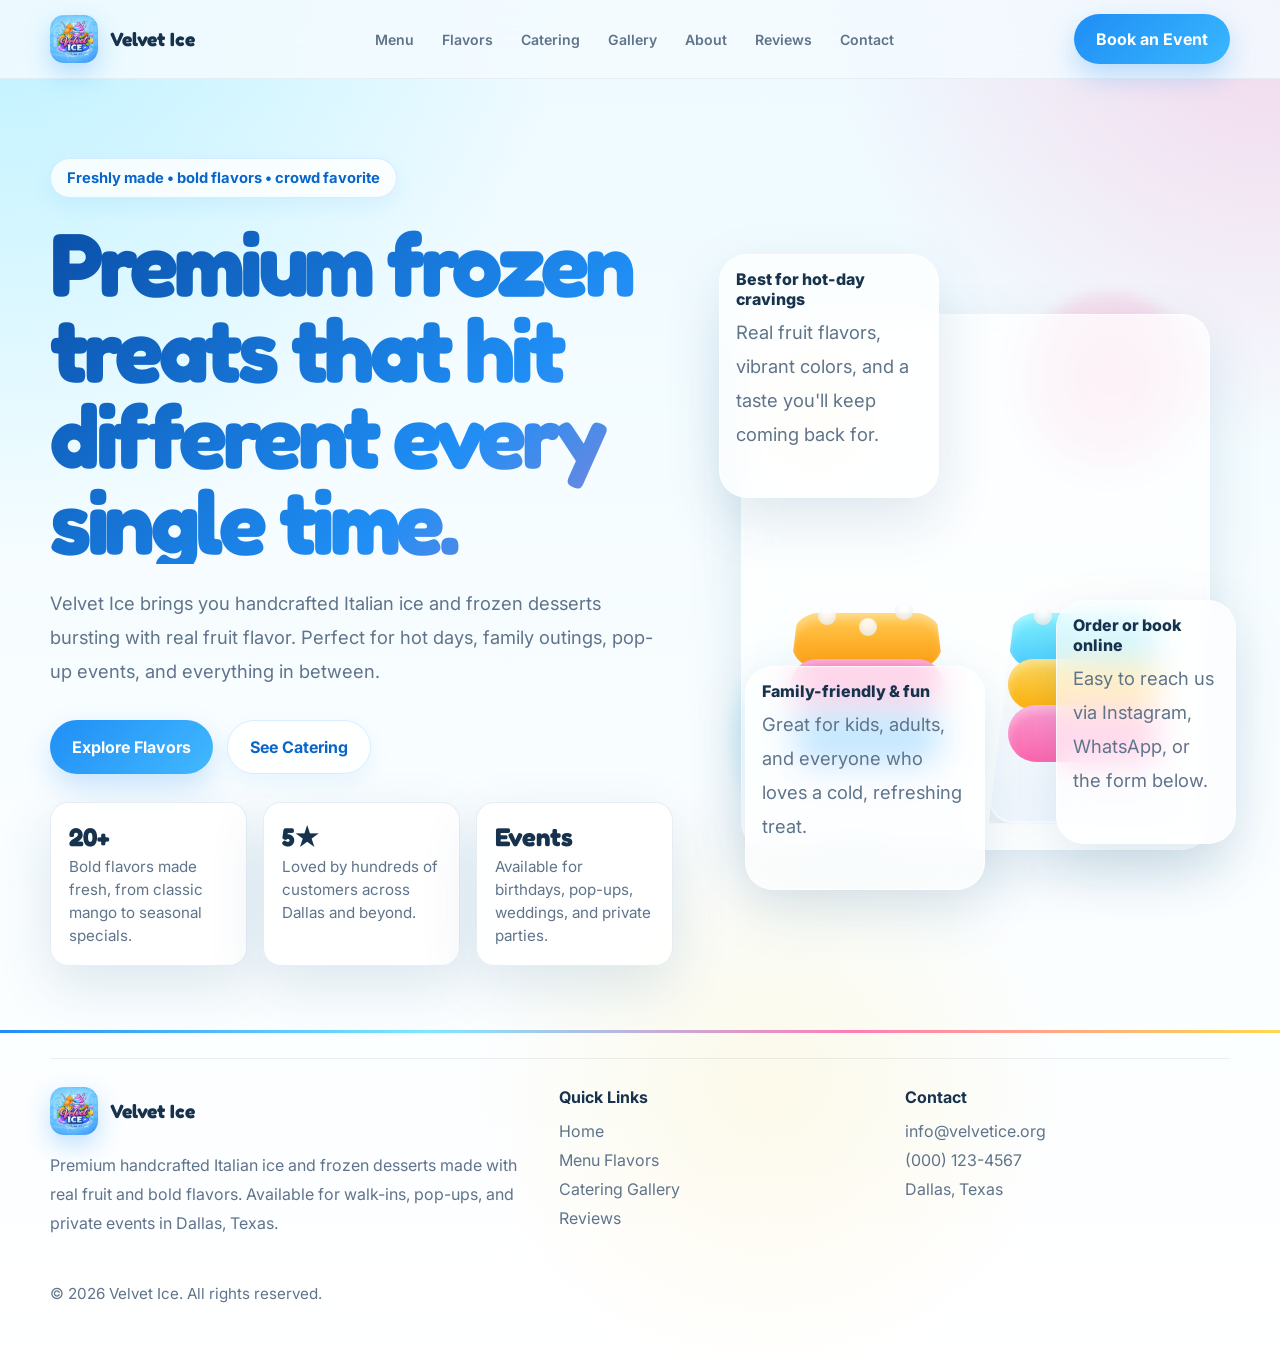
<file: index.html>
<!DOCTYPE html>
<html lang="en">
<head>
  <meta charset="UTF-8" />
  <meta name="viewport" content="width=device-width, initial-scale=1.0" />
  <title>Velvet Ice — Premium Frozen Treats</title>
  <link rel="preconnect" href="https://fonts.googleapis.com">
  <link rel="preconnect" href="https://fonts.gstatic.com" crossorigin>
  <link href="https://fonts.googleapis.com/css2?family=Fredoka:wght@400;500;600;700&family=Inter:wght@400;500;600;700&display=swap" rel="stylesheet">
  <link rel="stylesheet" href="shared.css">
  <style>
    .hero { position: relative; padding: 80px 0 64px; }
    .hero-grid { display: grid; grid-template-columns: 1.1fr 0.9fr; gap: 48px; align-items: center; }
    .hero h1 {
      font-family: 'Fredoka', sans-serif;
      font-size: clamp(3.2rem, 7vw, 6rem);
      line-height: 0.96; letter-spacing: -0.05em; margin: 22px 0; max-width: 760px;
      background: linear-gradient(135deg, #0a4fa8 0%, #1f8ef5 40%, #ff7eb6 75%, #ffd84d 100%);
      background-size: 200% auto;
      -webkit-background-clip: text; -webkit-text-fill-color: transparent; background-clip: text;
      animation: shimmer 5s linear infinite;
    }
    .hero p { max-width: 620px; color: var(--muted); font-size: 1.15rem; line-height: 1.85; margin-bottom: 32px; }
    .hero-buttons { display: flex; flex-wrap: wrap; gap: 14px; }
    .hero-buttons a { min-height: 54px; padding: 0 22px; border-radius: 999px; font-weight: 700; border: 0; display: inline-flex; align-items: center; justify-content: center; cursor: pointer; transition: transform 0.2s ease, box-shadow 0.2s ease; }
    .hero-buttons a:hover { transform: translateY(-2px); box-shadow: 0 14px 32px rgba(31, 142, 245, 0.22); }

    .hero-stats { display: grid; grid-template-columns: repeat(3, minmax(0, 1fr)); gap: 16px; margin-top: 28px; max-width: 660px; }
    .stat-card { padding: 18px; background: var(--card); border: 1px solid var(--border); border-radius: var(--radius-md); box-shadow: var(--shadow); backdrop-filter: blur(12px); transition: transform 0.25s ease, box-shadow 0.25s ease; }
    .stat-card:hover { transform: translateY(-4px); box-shadow: var(--shadow-hover); }
    .stat-card h3 { margin: 0 0 4px; font-family: 'Fredoka', sans-serif; font-size: 1.6rem; }
    .stat-card p { margin: 0; color: var(--muted); font-size: 0.95rem; line-height: 1.5; }

    .hero-visual { position: relative; min-height: 640px; }
    .orb { position: absolute; border-radius: 50%; filter: blur(6px); opacity: 0.65; }
    .orb.one { width: 180px; height: 180px; background: radial-gradient(circle, rgba(255,126,182,0.55), rgba(255,126,182,0.1)); top: 8%; right: 6%; animation: float 6s ease-in-out infinite; }
    .orb.two { width: 240px; height: 240px; background: radial-gradient(circle, rgba(126,231,255,0.6), rgba(126,231,255,0.1)); bottom: 4%; left: 2%; animation: float 8s ease-in-out infinite 1s; }
    .orb.three { width: 130px; height: 130px; background: radial-gradient(circle, rgba(255,216,77,0.55), rgba(255,216,77,0.1)); top: 16%; left: 6%; animation: float 7s ease-in-out infinite 0.5s; }

    .glass-card { position: absolute; background: rgba(255,255,255,0.7); border: 1px solid rgba(255,255,255,0.7); box-shadow: var(--shadow); backdrop-filter: blur(16px); border-radius: var(--radius-xl); }
    .hero-main-card { inset: 72px 20px 32px 20px; padding: 26px; overflow: hidden; }
    .cup-grid { height: 100%; display: grid; grid-template-columns: repeat(2, 1fr); gap: 18px; align-items: end; }
    .cup { position: relative; height: 100%; display: flex; align-items: end; justify-content: center; }
    .cup-shape { position: relative; width: min(100%, 190px); aspect-ratio: 0.74 / 1; background: linear-gradient(180deg, rgba(255,255,255,0.9), rgba(241, 248, 255, 0.95)); clip-path: polygon(16% 4%, 84% 4%, 100% 100%, 0% 100%); border-radius: 24px; box-shadow: inset 0 0 0 2px rgba(255,255,255,0.8), 0 16px 40px rgba(20, 79, 127, 0.14); overflow: hidden; }
    .ice-layer { position: absolute; left: 10%; width: 80%; border-radius: 999px; filter: saturate(110%); box-shadow: inset 0 6px 10px rgba(255,255,255,0.35); }
    .ice-layer.one { top: 18%; height: 22%; background: linear-gradient(180deg, #ffcb5f, #ff9f1a); }
    .ice-layer.two { top: 36%; height: 20%; background: linear-gradient(180deg, #ff8bc1, #ff5da2); }
    .ice-layer.three { top: 54%; height: 22%; background: linear-gradient(180deg, #74d6ff, #1f8ef5); }
    .cup-alt .ice-layer.one { background: linear-gradient(180deg, #8cf1ff, #52c9ff); }
    .cup-alt .ice-layer.two { background: linear-gradient(180deg, #ffd967, #ffb21a); }
    .cup-alt .ice-layer.three { background: linear-gradient(180deg, #ff9fd0, #ff6aac); }
    .topping { position: absolute; width: 18px; height: 18px; border-radius: 50%; background: rgba(255,255,255,0.88); box-shadow: inset 0 -4px 6px rgba(0,0,0,0.08); }
    .t1 { top: 16%; left: 24%; } .t2 { top: 20%; left: 46%; } .t3 { top: 14%; right: 26%; }

    .floating-pill, .floating-review, .floating-mini { padding: 14px 16px; }
    .floating-pill { top: 12px; left: -2px; width: 220px; }
    .floating-mini { right: -6px; bottom: 38px; width: 180px; }
    .floating-review { left: 24px; bottom: -8px; width: 240px; }
    .floating-title { display: block; font-weight: 800; margin-bottom: 6px; }
    .floating-text { margin: 0; color: var(--muted); font-size: 0.92rem; line-height: 1.55; }

    @media (max-width: 1080px) { .hero-grid { grid-template-columns: 1fr; } .hero-visual { min-height: 520px; } }
    @media (max-width: 760px) {
      .hero { padding-top: 34px; }
      .hero h1 { font-size: clamp(2.3rem, 11vw, 3.7rem); }
      .hero-stats { grid-template-columns: 1fr; }
      .hero-visual { min-height: 460px; display: grid; gap: 14px; }
      .hero-main-card { inset: 58px 8px 18px 8px; padding: 18px; }
      .floating-pill, .floating-review, .floating-mini { position: static; width: 100%; margin-top: 14px; }
      .cup-grid { gap: 12px; }
    }
  </style>
</head>
<body>
  <header class="topbar">
    <div class="container nav">
      <a href="index.html" class="brand">
        <img src="logo.jpg" alt="Velvet Ice" class="brand-logo" />
        <span>Velvet Ice</span>
      </a>
      <button class="menu-toggle" id="menuToggle" aria-label="Toggle navigation">☰</button>
            <nav class="nav-links" id="navLinks">
        <a href="menu.html">Menu</a>
        <a href="flavors.html">Flavors</a>
        <a href="catering.html">Catering</a>
        <a href="gallery.html">Gallery</a>
        <a href="about.html">About</a>
        <a href="reviews.html">Reviews</a>
        <a href="contact.html">Contact</a>
      </nav>
      <a href="contact.html" class="nav-cta">Book an Event</a>
    </div>
  </header>

  <main>
    <section class="hero" id="home">
      <div class="container hero-grid">
        <div class="reveal">
          <span class="badge">Freshly made • bold flavors • crowd favorite</span>
          <h1>Premium frozen treats that hit different every single time.</h1>
          <p>Velvet Ice brings you handcrafted Italian ice and frozen desserts bursting with real fruit flavor. Perfect for hot days, family outings, pop-up events, and everything in between.</p>
          <div class="hero-buttons">
            <a href="menu.html" class="primary">Explore Flavors</a>
            <a href="catering.html" class="secondary">See Catering</a>
          </div>
          <div class="hero-stats">
            <div class="stat-card"><h3>20+</h3><p>Bold flavors made fresh, from classic mango to seasonal specials.</p></div>
            <div class="stat-card"><h3>5★</h3><p>Loved by hundreds of customers across Dallas and beyond.</p></div>
            <div class="stat-card"><h3>Events</h3><p>Available for birthdays, pop-ups, weddings, and private parties.</p></div>
          </div>
        </div>

        <div class="hero-visual reveal">
          <div class="orb one"></div>
          <div class="orb two"></div>
          <div class="orb three"></div>
          <div class="glass-card hero-main-card">
            <div class="cup-grid">
              <div class="cup">
                <div class="cup-shape">
                  <div class="ice-layer one"></div><div class="ice-layer two"></div><div class="ice-layer three"></div>
                  <span class="topping t1"></span><span class="topping t2"></span><span class="topping t3"></span>
                </div>
              </div>
              <div class="cup cup-alt">
                <div class="cup-shape">
                  <div class="ice-layer one"></div><div class="ice-layer two"></div><div class="ice-layer three"></div>
                  <span class="topping t1"></span><span class="topping t2"></span><span class="topping t3"></span>
                </div>
              </div>
            </div>
          </div>
          <div class="glass-card floating-pill">
            <span class="floating-title">Best for hot-day cravings</span>
            <p class="floating-text">Real fruit flavors, vibrant colors, and a taste you'll keep coming back for.</p>
          </div>
          <div class="glass-card floating-mini">
            <span class="floating-title">Order or book online</span>
            <p class="floating-text">Easy to reach us via Instagram, WhatsApp, or the form below.</p>
          </div>
          <div class="glass-card floating-review">
            <span class="floating-title">Family-friendly &amp; fun</span>
            <p class="floating-text">Great for kids, adults, and everyone who loves a cold, refreshing treat.</p>
          </div>
        </div>
      </div>
    </section>
  </main>

  <footer class="footer">
    <div class="container">
      <div class="footer-grid">
        <div>
          <div class="brand" style="margin-bottom:12px;">
            <img src="logo.jpg" alt="Velvet Ice" class="brand-logo" />
            <span>Velvet Ice</span>
          </div>
          <p>Premium handcrafted Italian ice and frozen desserts made with real fruit and bold flavors. Available for walk-ins, pop-ups, and private events in Dallas, Texas.</p>
        </div>
        <div>
          <h4>Quick Links</h4>
          <ul>
            <li><a href="index.html">Home</a></li>
            <li><a href="menu.html">Menu</a>
        <a href="flavors.html">Flavors</a></li>
            <li><a href="catering.html">Catering</a>
        <a href="gallery.html">Gallery</a></li>
            <li><a href="reviews.html">Reviews</a></li>
          </ul>
        </div>
        <div>
          <h4>Contact</h4>
          <ul>
            <li><a href="mailto:info@velvetice.org">info@velvetice.org</a></li>
            <li><a href="tel:+10001234567">(000) 123-4567</a></li>
            <li>Dallas, Texas</li>
          </ul>
        </div>
      </div>
      <p class="footer-note">© 2026 Velvet Ice. All rights reserved.</p>
    </div>
  </footer>

  <script>
    const menuToggle = document.getElementById('menuToggle');
    const navLinks = document.getElementById('navLinks');
    menuToggle.addEventListener('click', () => navLinks.classList.toggle('open'));

    const revealItems = document.querySelectorAll('.reveal');
    const observer = new IntersectionObserver((entries) => {
      entries.forEach(e => { if (e.isIntersecting) { e.target.classList.add('visible'); observer.unobserve(e.target); } });
    }, { threshold: 0.1 });
    revealItems.forEach(item => observer.observe(item));
  </script>
</body>
</html>
</file>
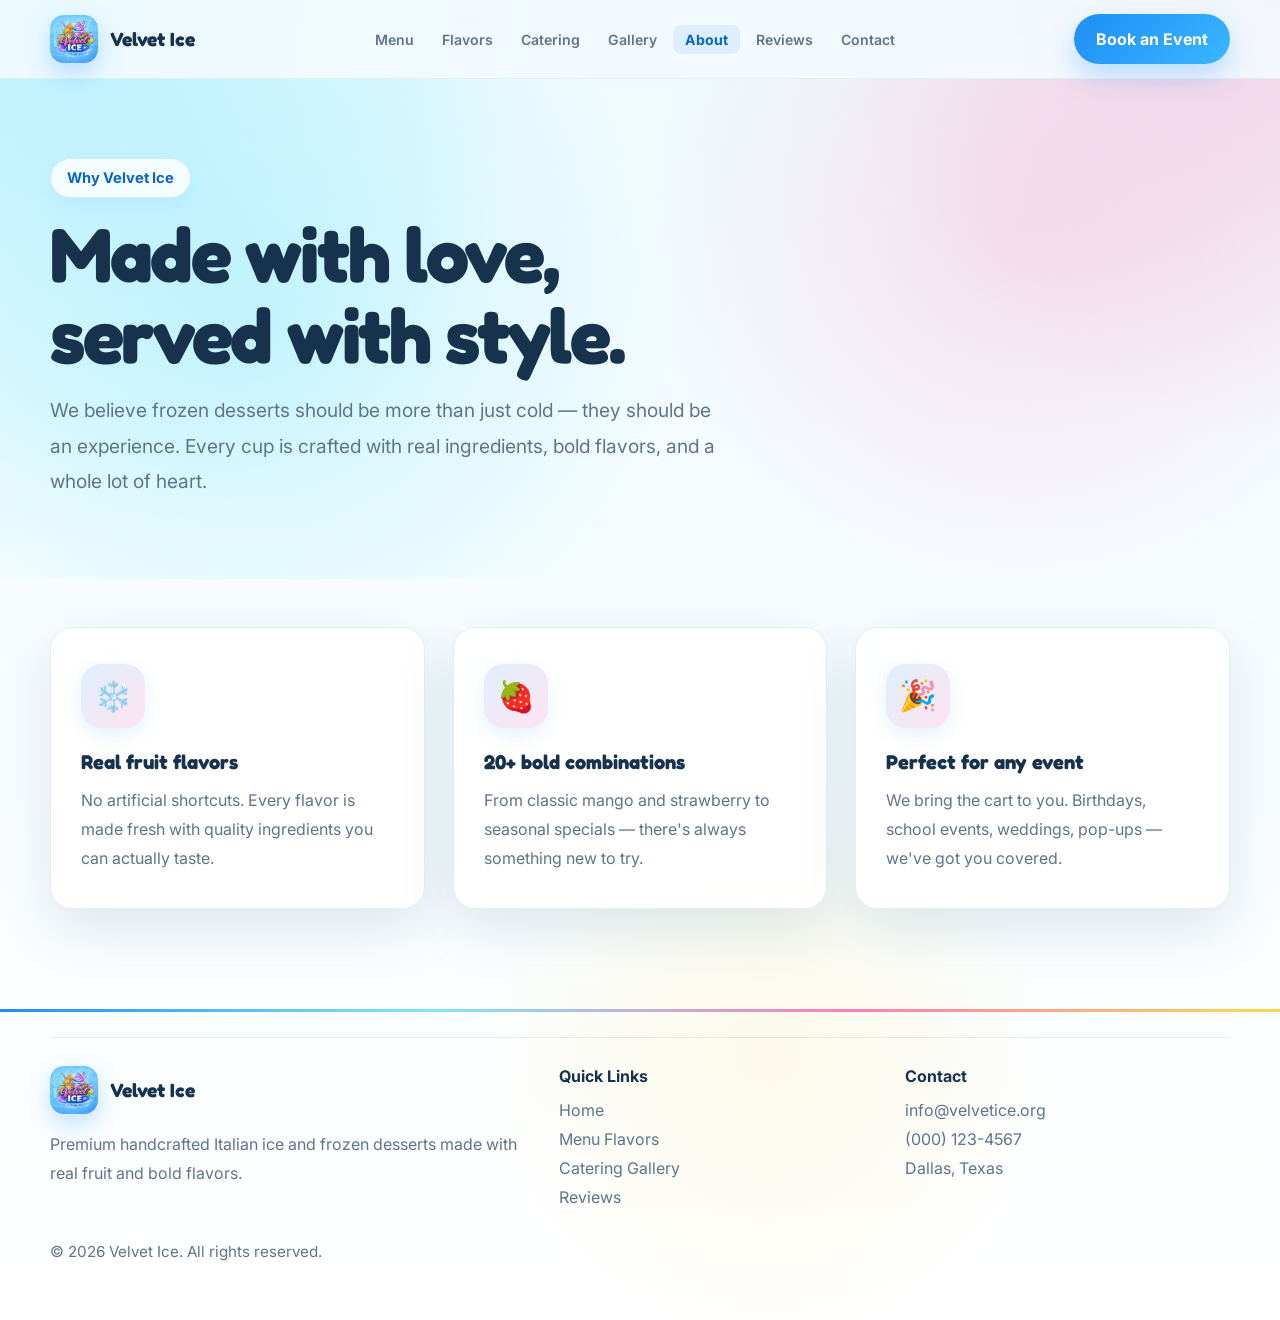
<file: about.html>
<!DOCTYPE html>
<html lang="en">
<head>
  <meta charset="UTF-8" />
  <meta name="viewport" content="width=device-width, initial-scale=1.0" />
  <title>About — Velvet Ice</title>
  <link rel="preconnect" href="https://fonts.googleapis.com">
  <link rel="preconnect" href="https://fonts.gstatic.com" crossorigin>
  <link href="https://fonts.googleapis.com/css2?family=Fredoka:wght@400;500;600;700&family=Inter:wght@400;500;600;700&display=swap" rel="stylesheet">
  <link rel="stylesheet" href="shared.css">
</head>
<body>
  <header class="topbar">
    <div class="container nav">
      <a href="index.html" class="brand">
        <img src="logo.jpg" alt="Velvet Ice" class="brand-logo" />
        <span>Velvet Ice</span>
      </a>
      <button class="menu-toggle" id="menuToggle" aria-label="Toggle navigation">☰</button>
            <nav class="nav-links" id="navLinks">
        <a href="menu.html">Menu</a>
        <a href="flavors.html">Flavors</a>
        <a href="catering.html">Catering</a>
        <a href="gallery.html">Gallery</a>
        <a href="about.html" class="active">About</a>
        <a href="reviews.html">Reviews</a>
        <a href="contact.html">Contact</a>
      </nav>
      <a href="contact.html" class="nav-cta">Book an Event</a>
    </div>
  </header>

  <main>
    <section class="page-hero">
      <div class="container page-hero-inner">
        <span class="badge reveal">Why Velvet Ice</span>
        <h1 class="section-title reveal">Made with love,<br>served with style.</h1>
        <p class="section-copy reveal">We believe frozen desserts should be more than just cold — they should be an experience. Every cup is crafted with real ingredients, bold flavors, and a whole lot of heart.</p>
      </div>
    </section>

    <section class="section" style="padding-top:0;">
      <div class="container">
        <div class="features-grid">
          <article class="feature-card reveal">
            <div class="feature-icon">❄️</div>
            <h3>Real fruit flavors</h3>
            <p>No artificial shortcuts. Every flavor is made fresh with quality ingredients you can actually taste.</p>
          </article>
          <article class="feature-card reveal">
            <div class="feature-icon">🍓</div>
            <h3>20+ bold combinations</h3>
            <p>From classic mango and strawberry to seasonal specials — there's always something new to try.</p>
          </article>
          <article class="feature-card reveal">
            <div class="feature-icon">🎉</div>
            <h3>Perfect for any event</h3>
            <p>We bring the cart to you. Birthdays, school events, weddings, pop-ups — we've got you covered.</p>
          </article>
        </div>
      </div>
    </section>
  </main>

  <footer class="footer">
    <div class="container">
      <div class="footer-grid">
        <div>
          <div class="brand" style="margin-bottom:12px;">
            <img src="logo.jpg" alt="Velvet Ice" class="brand-logo" />
            <span>Velvet Ice</span>
          </div>
          <p>Premium handcrafted Italian ice and frozen desserts made with real fruit and bold flavors.</p>
        </div>
        <div>
          <h4>Quick Links</h4>
          <ul>
            <li><a href="index.html">Home</a></li>
            <li><a href="menu.html">Menu</a>
        <a href="flavors.html">Flavors</a></li>
            <li><a href="catering.html">Catering</a>
        <a href="gallery.html">Gallery</a></li>
            <li><a href="reviews.html">Reviews</a></li>
          </ul>
        </div>
        <div>
          <h4>Contact</h4>
          <ul>
            <li><a href="mailto:info@velvetice.org">info@velvetice.org</a></li>
            <li><a href="tel:+10001234567">(000) 123-4567</a></li>
            <li>Dallas, Texas</li>
          </ul>
        </div>
      </div>
      <p class="footer-note">© 2026 Velvet Ice. All rights reserved.</p>
    </div>
  </footer>

  <script>
    const menuToggle = document.getElementById('menuToggle');
    const navLinks = document.getElementById('navLinks');
    menuToggle.addEventListener('click', () => navLinks.classList.toggle('open'));
    const observer = new IntersectionObserver(entries => entries.forEach(e => { if (e.isIntersecting) { e.target.classList.add('visible'); observer.unobserve(e.target); } }), { threshold: 0.1 });
    document.querySelectorAll('.reveal').forEach(el => observer.observe(el));
  </script>
</body>
</html>
</file>
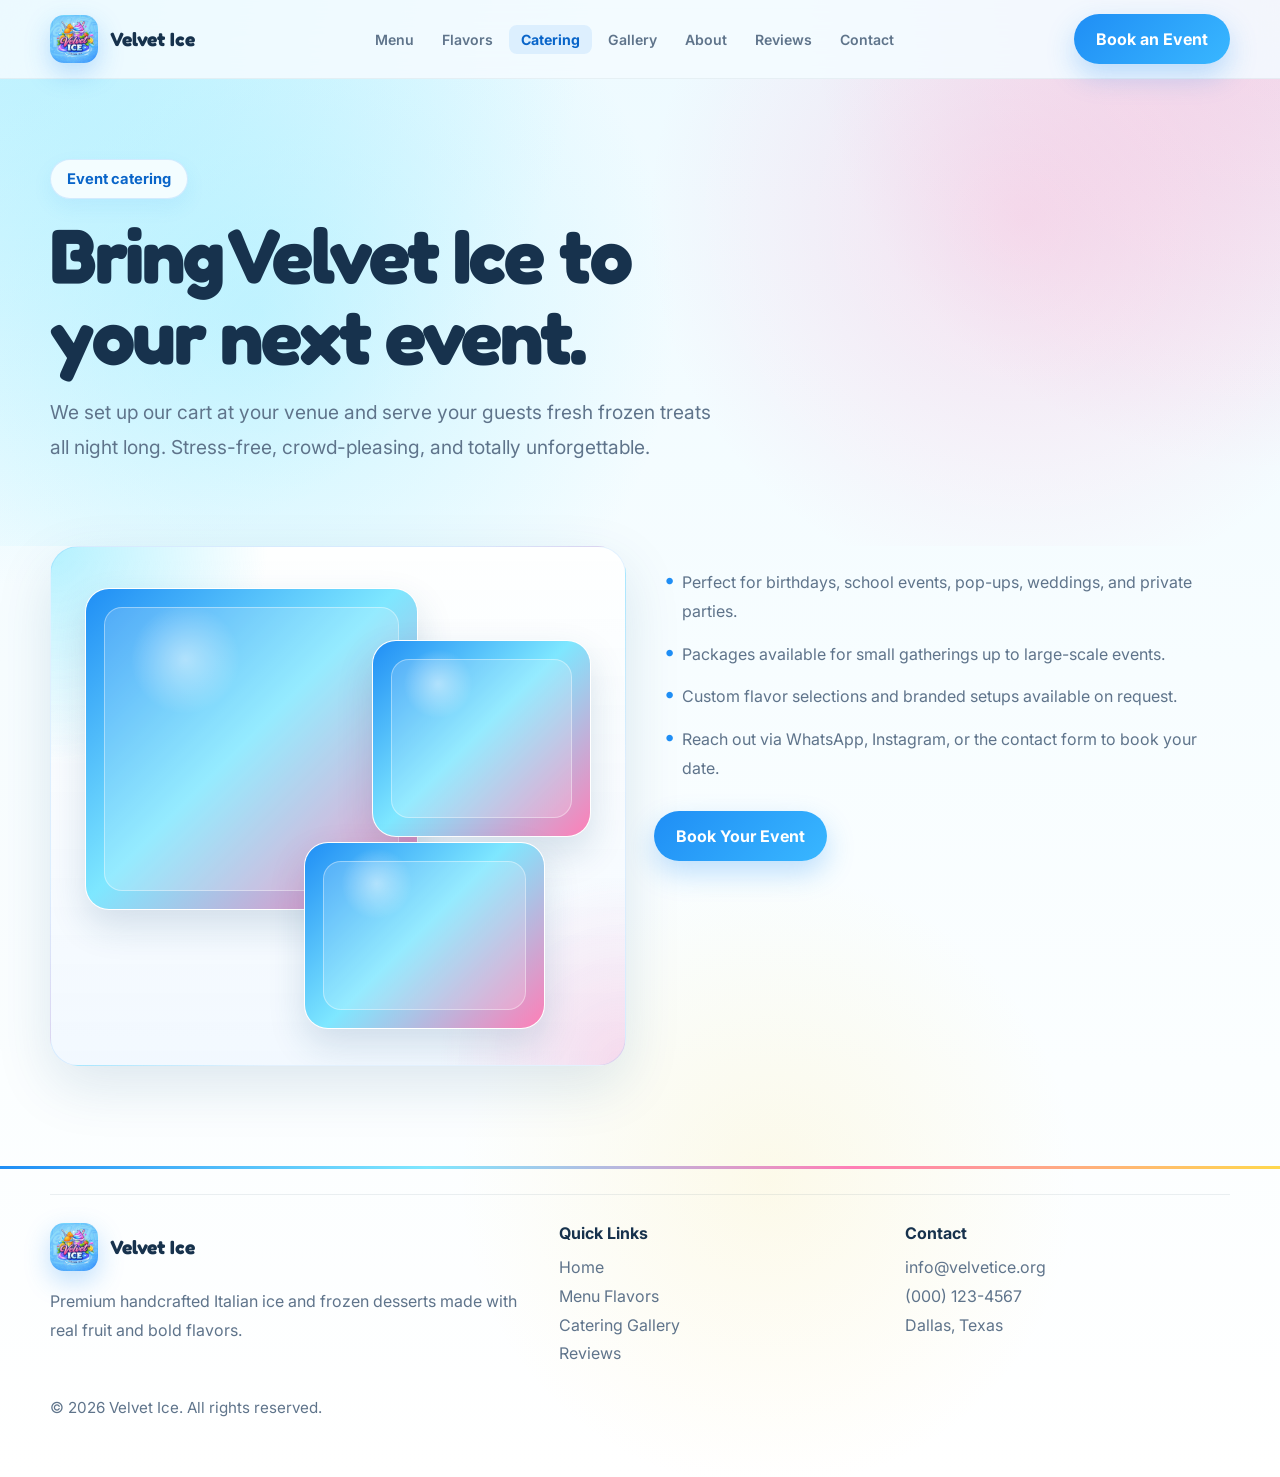
<file: catering.html>
<!DOCTYPE html>
<html lang="en">
<head>
  <meta charset="UTF-8" />
  <meta name="viewport" content="width=device-width, initial-scale=1.0" />
  <title>Catering — Velvet Ice</title>
  <link rel="preconnect" href="https://fonts.googleapis.com">
  <link rel="preconnect" href="https://fonts.gstatic.com" crossorigin>
  <link href="https://fonts.googleapis.com/css2?family=Fredoka:wght@400;500;600;700&family=Inter:wght@400;500;600;700&display=swap" rel="stylesheet">
  <link rel="stylesheet" href="shared.css">
</head>
<body>
  <header class="topbar">
    <div class="container nav">
      <a href="index.html" class="brand">
        <img src="logo.jpg" alt="Velvet Ice" class="brand-logo" />
        <span>Velvet Ice</span>
      </a>
      <button class="menu-toggle" id="menuToggle" aria-label="Toggle navigation">☰</button>
            <nav class="nav-links" id="navLinks">
        <a href="menu.html">Menu</a>
        <a href="flavors.html">Flavors</a>
        <a href="catering.html" class="active">Catering</a>
        <a href="gallery.html">Gallery</a>
        <a href="about.html">About</a>
        <a href="reviews.html">Reviews</a>
        <a href="contact.html">Contact</a>
      </nav>
      <a href="contact.html" class="nav-cta">Book an Event</a>
    </div>
  </header>

  <main>
    <section class="page-hero">
      <div class="container page-hero-inner">
        <span class="badge reveal">Event catering</span>
        <h1 class="section-title reveal">Bring Velvet Ice to<br>your next event.</h1>
        <p class="section-copy reveal">We set up our cart at your venue and serve your guests fresh frozen treats all night long. Stress-free, crowd-pleasing, and totally unforgettable.</p>
      </div>
    </section>

    <section class="section" style="padding-top:0;">
      <div class="container">
        <div class="split-grid" style="margin-top:0;">
          <div class="image-panel reveal">
            <div class="gallery-card one"><div class="gallery-fill"></div></div>
            <div class="gallery-card two"><div class="gallery-fill"></div></div>
            <div class="gallery-card three"><div class="gallery-fill"></div></div>
          </div>
          <div class="reveal">
            <ul class="list">
              <li>Perfect for birthdays, school events, pop-ups, weddings, and private parties.</li>
              <li>Packages available for small gatherings up to large-scale events.</li>
              <li>Custom flavor selections and branded setups available on request.</li>
              <li>Reach out via WhatsApp, Instagram, or the contact form to book your date.</li>
            </ul>
            <div style="margin-top:28px;">
              <a href="contact.html" class="nav-cta" style="display:inline-flex;">Book Your Event</a>
            </div>
          </div>
        </div>
      </div>
    </section>
  </main>

  <footer class="footer">
    <div class="container">
      <div class="footer-grid">
        <div>
          <div class="brand" style="margin-bottom:12px;">
            <img src="logo.jpg" alt="Velvet Ice" class="brand-logo" />
            <span>Velvet Ice</span>
          </div>
          <p>Premium handcrafted Italian ice and frozen desserts made with real fruit and bold flavors.</p>
        </div>
        <div>
          <h4>Quick Links</h4>
          <ul>
            <li><a href="index.html">Home</a></li>
            <li><a href="menu.html">Menu</a>
        <a href="flavors.html">Flavors</a></li>
            <li><a href="catering.html">Catering</a>
        <a href="gallery.html">Gallery</a></li>
            <li><a href="reviews.html">Reviews</a></li>
          </ul>
        </div>
        <div>
          <h4>Contact</h4>
          <ul>
            <li><a href="mailto:info@velvetice.org">info@velvetice.org</a></li>
            <li><a href="tel:+10001234567">(000) 123-4567</a></li>
            <li>Dallas, Texas</li>
          </ul>
        </div>
      </div>
      <p class="footer-note">© 2026 Velvet Ice. All rights reserved.</p>
    </div>
  </footer>

  <script>
    const menuToggle = document.getElementById('menuToggle');
    const navLinks = document.getElementById('navLinks');
    menuToggle.addEventListener('click', () => navLinks.classList.toggle('open'));
    const observer = new IntersectionObserver(entries => entries.forEach(e => { if (e.isIntersecting) { e.target.classList.add('visible'); observer.unobserve(e.target); } }), { threshold: 0.1 });
    document.querySelectorAll('.reveal').forEach(el => observer.observe(el));
  </script>
</body>
</html>
</file>
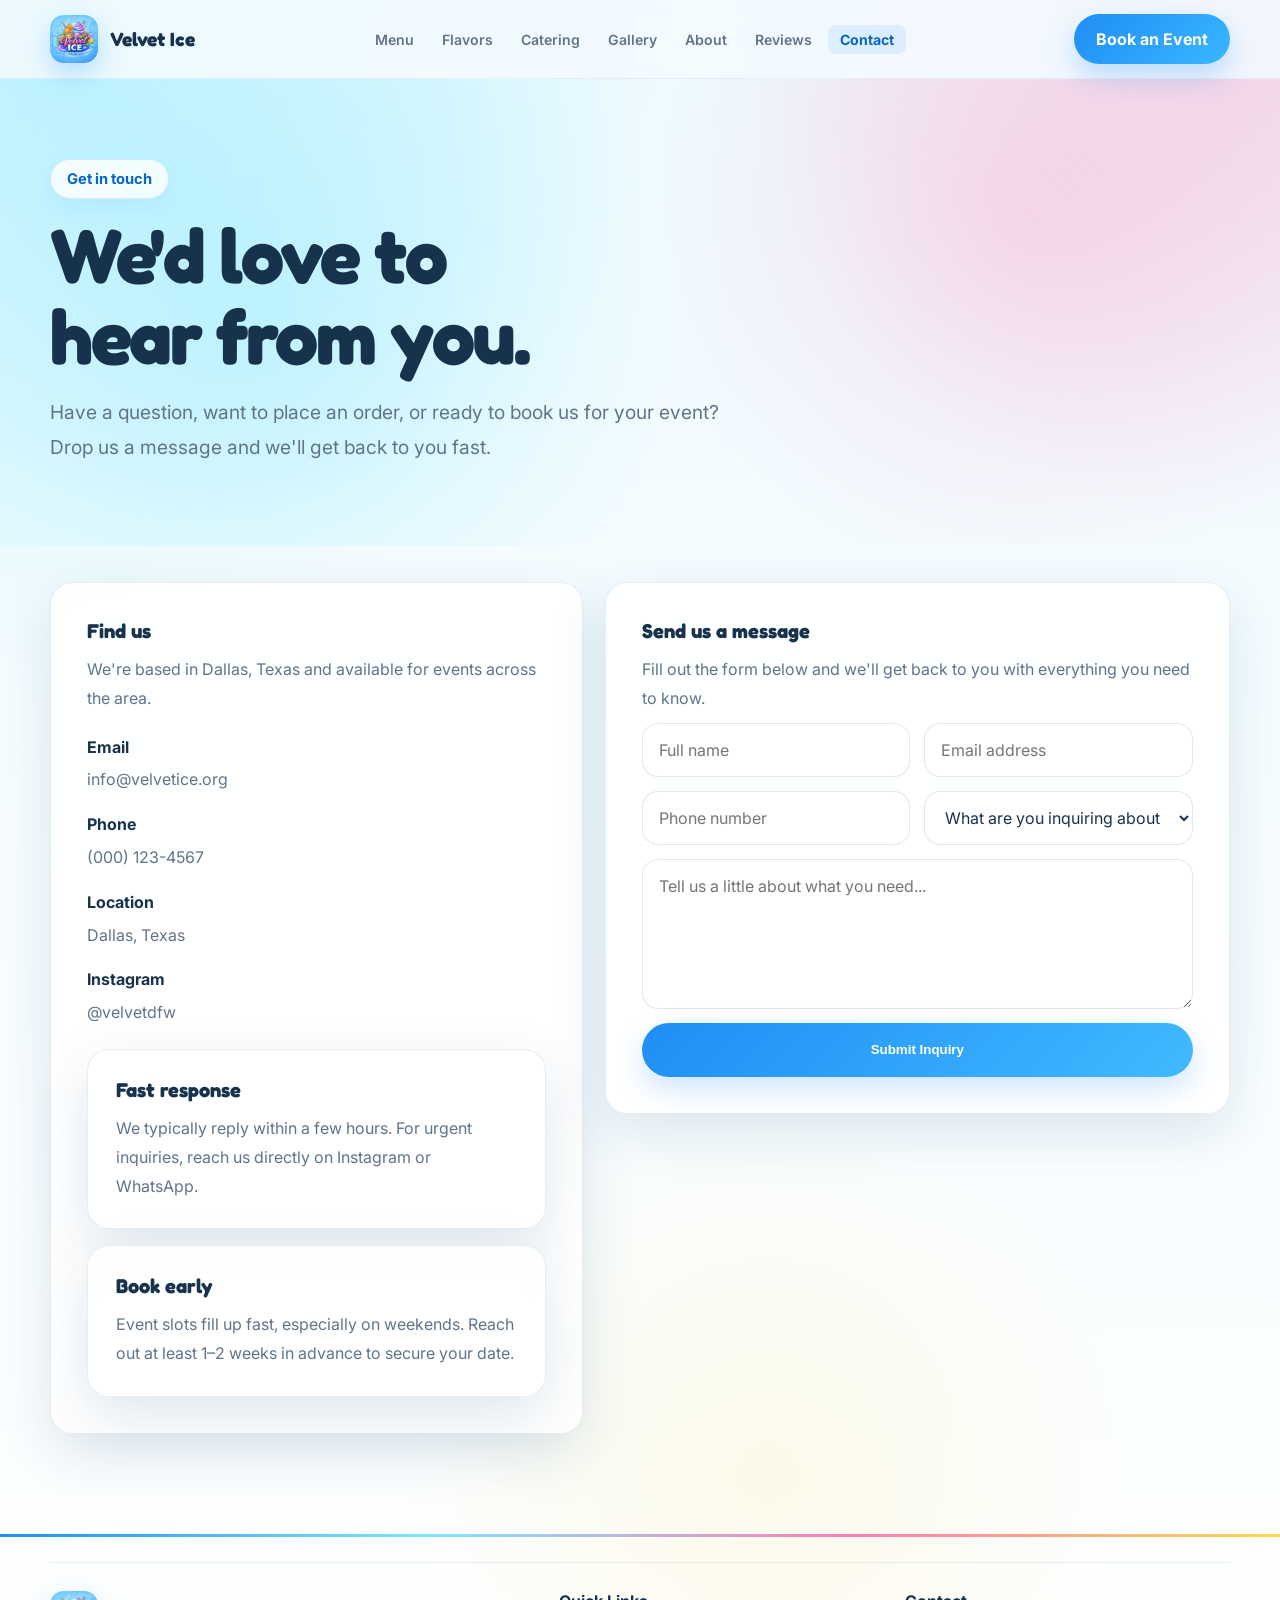
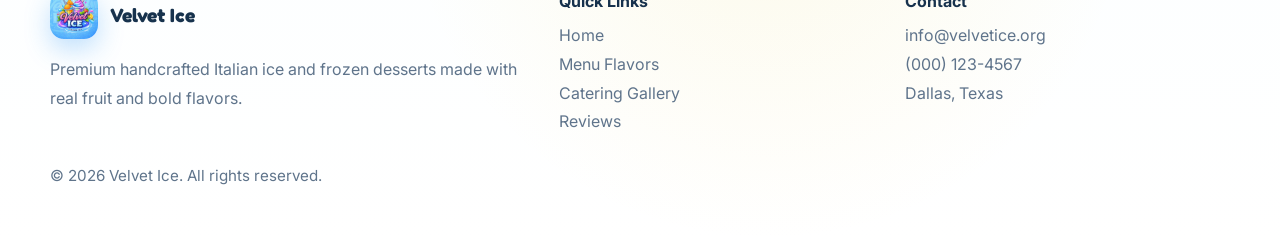
<file: contact.html>
<!DOCTYPE html>
<html lang="en">
<head>
  <meta charset="UTF-8" />
  <meta name="viewport" content="width=device-width, initial-scale=1.0" />
  <title>Contact — Velvet Ice</title>
  <link rel="preconnect" href="https://fonts.googleapis.com">
  <link rel="preconnect" href="https://fonts.gstatic.com" crossorigin>
  <link href="https://fonts.googleapis.com/css2?family=Fredoka:wght@400;500;600;700&family=Inter:wght@400;500;600;700&display=swap" rel="stylesheet">
  <link rel="stylesheet" href="shared.css">
</head>
<body>
  <header class="topbar">
    <div class="container nav">
      <a href="index.html" class="brand">
        <img src="logo.jpg" alt="Velvet Ice" class="brand-logo" />
        <span>Velvet Ice</span>
      </a>
      <button class="menu-toggle" id="menuToggle" aria-label="Toggle navigation">☰</button>
            <nav class="nav-links" id="navLinks">
        <a href="menu.html">Menu</a>
        <a href="flavors.html">Flavors</a>
        <a href="catering.html">Catering</a>
        <a href="gallery.html">Gallery</a>
        <a href="about.html">About</a>
        <a href="reviews.html">Reviews</a>
        <a href="contact.html" class="active">Contact</a>
      </nav>
      <a href="contact.html" class="nav-cta">Book an Event</a>
    </div>
  </header>

  <main>
    <section class="page-hero">
      <div class="container page-hero-inner">
        <span class="badge reveal">Get in touch</span>
        <h1 class="section-title reveal">We'd love to<br>hear from you.</h1>
        <p class="section-copy reveal">Have a question, want to place an order, or ready to book us for your event? Drop us a message and we'll get back to you fast.</p>
      </div>
    </section>

    <section class="section" style="padding-top:0;">
      <div class="container">
        <div class="contact-grid">
          <aside class="contact-card reveal">
            <h3>Find us</h3>
            <p>We're based in Dallas, Texas and available for events across the area.</p>
            <ul class="contact-list">
              <li><strong>Email</strong>info@velvetice.org</li>
              <li><strong>Phone</strong>(000) 123-4567</li>
              <li><strong>Location</strong>Dallas, Texas</li>
              <li><strong>Instagram</strong>@velvetdfw</li>
            </ul>
            <div class="faq-grid">
              <div class="faq-item">
                <h3>Fast response</h3>
                <p>We typically reply within a few hours. For urgent inquiries, reach us directly on Instagram or WhatsApp.</p>
              </div>
              <div class="faq-item">
                <h3>Book early</h3>
                <p>Event slots fill up fast, especially on weekends. Reach out at least 1–2 weeks in advance to secure your date.</p>
              </div>
            </div>
          </aside>

          <div class="contact-card reveal">
            <h3>Send us a message</h3>
            <p>Fill out the form below and we'll get back to you with everything you need to know.</p>
            <form class="contact-form">
              <input type="text" placeholder="Full name" />
              <input type="email" placeholder="Email address" />
              <input type="text" placeholder="Phone number" />
              <select>
                <option>What are you inquiring about?</option>
                <option>General Order</option>
                <option>Catering</option>
                <option>Private Event</option>
                <option>Brand Partnership</option>
              </select>
              <textarea class="full" placeholder="Tell us a little about what you need..."></textarea>
              <button type="button" class="primary full">Submit Inquiry</button>
            </form>
          </div>
        </div>
      </div>
    </section>
  </main>

  <footer class="footer">
    <div class="container">
      <div class="footer-grid">
        <div>
          <div class="brand" style="margin-bottom:12px;">
            <img src="logo.jpg" alt="Velvet Ice" class="brand-logo" />
            <span>Velvet Ice</span>
          </div>
          <p>Premium handcrafted Italian ice and frozen desserts made with real fruit and bold flavors.</p>
        </div>
        <div>
          <h4>Quick Links</h4>
          <ul>
            <li><a href="index.html">Home</a></li>
            <li><a href="menu.html">Menu</a>
        <a href="flavors.html">Flavors</a></li>
            <li><a href="catering.html">Catering</a>
        <a href="gallery.html">Gallery</a></li>
            <li><a href="reviews.html">Reviews</a></li>
          </ul>
        </div>
        <div>
          <h4>Contact</h4>
          <ul>
            <li><a href="mailto:info@velvetice.org">info@velvetice.org</a></li>
            <li><a href="tel:+10001234567">(000) 123-4567</a></li>
            <li>Dallas, Texas</li>
          </ul>
        </div>
      </div>
      <p class="footer-note">© 2026 Velvet Ice. All rights reserved.</p>
    </div>
  </footer>

  <script>
    const menuToggle = document.getElementById('menuToggle');
    const navLinks = document.getElementById('navLinks');
    menuToggle.addEventListener('click', () => navLinks.classList.toggle('open'));
    const observer = new IntersectionObserver(entries => entries.forEach(e => { if (e.isIntersecting) { e.target.classList.add('visible'); observer.unobserve(e.target); } }), { threshold: 0.1 });
    document.querySelectorAll('.reveal').forEach(el => observer.observe(el));
  </script>
</body>
</html>
</file>
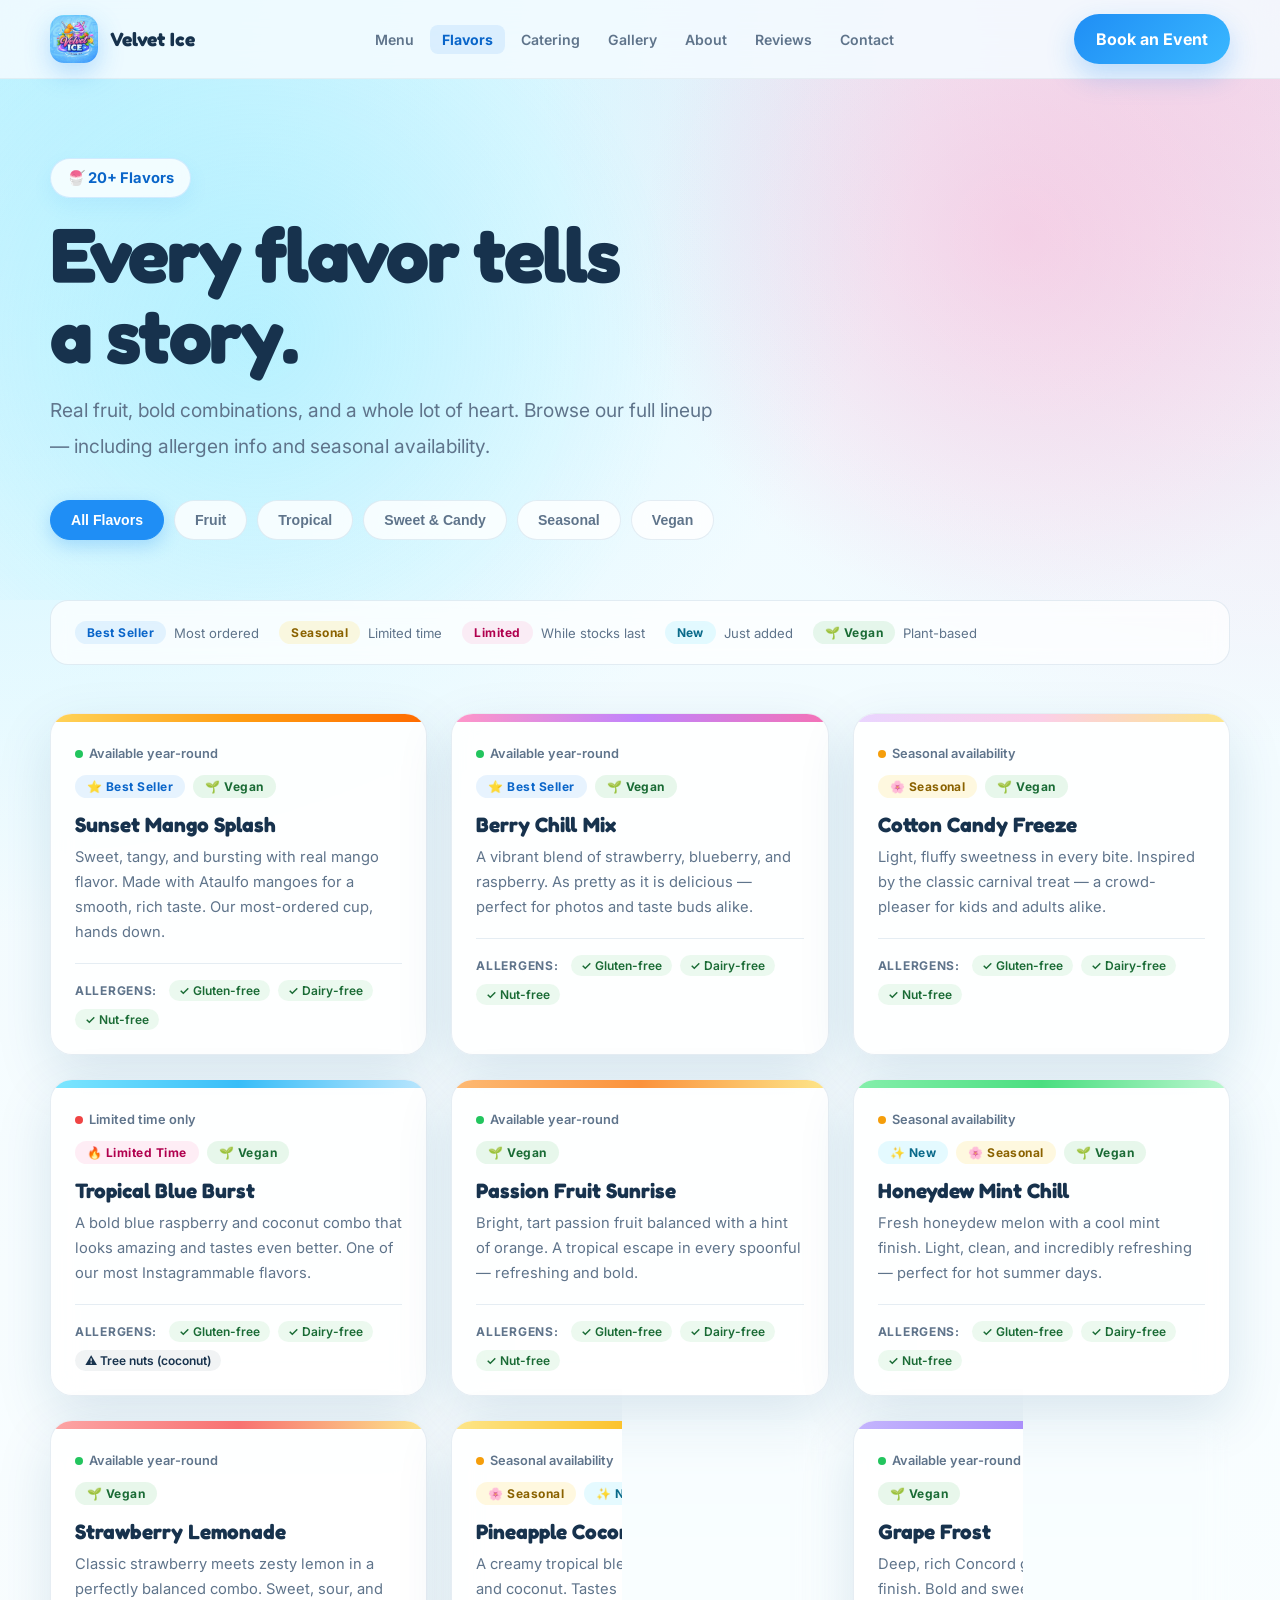
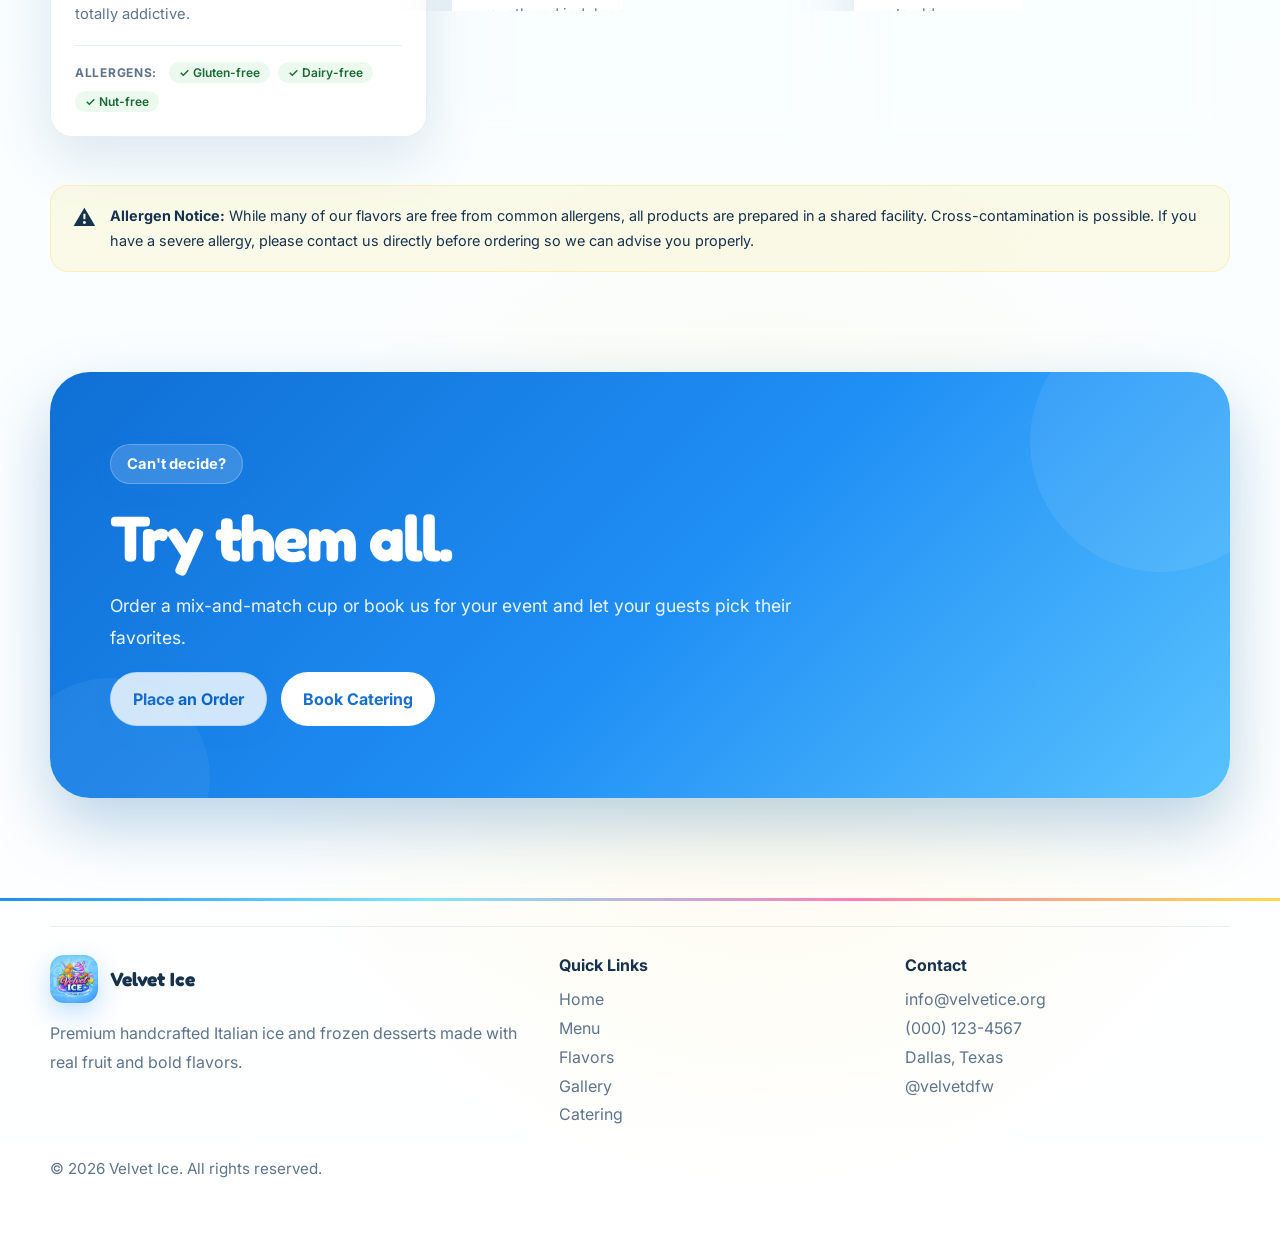
<file: flavors.html>
<!DOCTYPE html>
<html lang="en">
<head>
  <meta charset="UTF-8" />
  <meta name="viewport" content="width=device-width, initial-scale=1.0" />
  <title>Flavors — Velvet Ice</title>
  <link rel="preconnect" href="https://fonts.googleapis.com">
  <link rel="preconnect" href="https://fonts.gstatic.com" crossorigin>
  <link href="https://fonts.googleapis.com/css2?family=Fredoka:wght@400;500;600;700&family=Inter:wght@400;500;600;700&display=swap" rel="stylesheet">
  <link rel="stylesheet" href="shared.css">
  <style>
    /* ── Filter bar ── */
    .filter-bar {
      display: flex;
      gap: 10px;
      flex-wrap: wrap;
      margin-top: 36px;
    }
    .filter-btn {
      height: 40px;
      padding: 0 20px;
      border-radius: 999px;
      border: 1.5px solid var(--border);
      background: rgba(255,255,255,0.8);
      color: var(--muted);
      font-size: 0.88rem;
      font-weight: 600;
      cursor: pointer;
      transition: all 0.2s ease;
      backdrop-filter: blur(10px);
    }
    .filter-btn:hover,
    .filter-btn.active {
      background: var(--primary);
      border-color: var(--primary);
      color: #fff;
      box-shadow: 0 6px 18px rgba(31,142,245,0.28);
    }

    /* ── Flavor grid ── */
    .flavors-grid {
      display: grid;
      grid-template-columns: repeat(3, 1fr);
      gap: 24px;
      margin-top: 48px;
    }

    .flavor-card {
      background: rgba(255,255,255,0.88);
      border: 1px solid var(--border);
      border-radius: var(--radius-lg);
      box-shadow: var(--shadow);
      backdrop-filter: blur(14px);
      overflow: hidden;
      transition: transform 0.28s ease, box-shadow 0.28s ease;
    }
    .flavor-card:hover {
      transform: translateY(-6px);
      box-shadow: var(--shadow-hover);
    }

    /* Color swatch top bar */
    .flavor-swatch {
      height: 8px;
      width: 100%;
    }

    .flavor-body { padding: 24px; }

    .flavor-tags {
      display: flex;
      gap: 8px;
      flex-wrap: wrap;
      margin-bottom: 14px;
    }
    .ftag {
      display: inline-flex;
      align-items: center;
      gap: 4px;
      padding: 4px 12px;
      border-radius: 999px;
      font-size: 0.75rem;
      font-weight: 700;
      letter-spacing: 0.04em;
    }
    .ftag-bestseller { background: rgba(31,142,245,0.1);  color: var(--primary-dark); }
    .ftag-seasonal   { background: rgba(255,216,77,0.18); color: #8a6200; }
    .ftag-limited    { background: rgba(255,126,182,0.14); color: #b0004e; }
    .ftag-new        { background: rgba(126,231,255,0.2); color: #0a6a8a; }
    .ftag-vegan      { background: rgba(100,200,120,0.15); color: #1a6b35; }

    .flavor-card h3 {
      font-family: 'Fredoka', sans-serif;
      font-size: 1.3rem;
      margin: 0 0 8px;
      color: var(--text);
    }
    .flavor-card .flavor-desc {
      color: var(--muted);
      font-size: 0.92rem;
      line-height: 1.7;
      margin: 0 0 18px;
    }

    /* Allergen row */
    .allergen-row {
      display: flex;
      align-items: center;
      gap: 8px;
      flex-wrap: wrap;
      padding-top: 16px;
      border-top: 1px solid var(--border);
    }
    .allergen-label {
      font-size: 0.75rem;
      font-weight: 700;
      color: var(--muted);
      letter-spacing: 0.06em;
      text-transform: uppercase;
      margin-right: 4px;
    }
    .allergen-chip {
      display: inline-flex;
      align-items: center;
      gap: 4px;
      padding: 3px 10px;
      border-radius: 999px;
      font-size: 0.75rem;
      font-weight: 600;
      background: rgba(23,50,77,0.06);
      color: var(--text);
    }
    .allergen-chip.free {
      background: rgba(100,200,120,0.12);
      color: #1a6b35;
    }

    /* Availability badge */
    .avail-row {
      display: flex;
      align-items: center;
      justify-content: space-between;
      margin-bottom: 14px;
    }
    .avail-dot {
      display: inline-flex;
      align-items: center;
      gap: 6px;
      font-size: 0.8rem;
      font-weight: 600;
      color: var(--muted);
    }
    .avail-dot::before {
      content: '';
      width: 8px; height: 8px;
      border-radius: 50%;
      background: #22c55e;
    }
    .avail-dot.seasonal::before { background: #f59e0b; }
    .avail-dot.limited::before  { background: #ef4444; }

    /* ── Legend ── */
    .legend {
      display: flex;
      gap: 20px;
      flex-wrap: wrap;
      padding: 20px 24px;
      background: rgba(255,255,255,0.7);
      border: 1px solid var(--border);
      border-radius: var(--radius-md);
      backdrop-filter: blur(10px);
      margin-bottom: 40px;
    }
    .legend-item {
      display: flex;
      align-items: center;
      gap: 8px;
      font-size: 0.82rem;
      color: var(--muted);
    }

    /* ── Allergen note ── */
    .allergen-note {
      background: rgba(255,216,77,0.12);
      border: 1px solid rgba(255,216,77,0.3);
      border-radius: var(--radius-md);
      padding: 18px 22px;
      display: flex;
      gap: 14px;
      align-items: flex-start;
      margin-top: 48px;
    }
    .allergen-note-icon { font-size: 1.4rem; flex-shrink: 0; }
    .allergen-note p { margin: 0; font-size: 0.9rem; color: var(--text); line-height: 1.7; }
    .allergen-note strong { color: var(--text); }

    @media (max-width: 1080px) { .flavors-grid { grid-template-columns: repeat(2, 1fr); } }
    @media (max-width: 600px)  { .flavors-grid { grid-template-columns: 1fr; } }
  </style>
</head>
<body>

  <header class="topbar">
    <div class="container nav">
      <a href="index.html" class="brand">
        <img src="logo.jpg" alt="Velvet Ice" class="brand-logo" />
        <span>Velvet Ice</span>
      </a>
      <button class="menu-toggle" id="menuToggle" aria-label="Toggle navigation">☰</button>
            <nav class="nav-links" id="navLinks">
        <a href="menu.html">Menu</a>
        <a href="flavors.html" class="active">Flavors</a>
        <a href="catering.html">Catering</a>
        <a href="gallery.html">Gallery</a>
        <a href="about.html">About</a>
        <a href="reviews.html">Reviews</a>
        <a href="contact.html">Contact</a>
      </nav>
      <a href="contact.html" class="nav-cta">Book an Event</a>
    </div>
  </header>

  <main>
    <!-- Hero -->
    <section class="page-hero">
      <div class="container page-hero-inner">
        <span class="badge reveal">🍧 20+ Flavors</span>
        <h1 class="section-title reveal">Every flavor tells<br>a story.</h1>
        <p class="section-copy reveal">Real fruit, bold combinations, and a whole lot of heart. Browse our full lineup — including allergen info and seasonal availability.</p>

        <div class="filter-bar reveal">
          <button class="filter-btn active" data-filter="all">All Flavors</button>
          <button class="filter-btn" data-filter="fruit">Fruit</button>
          <button class="filter-btn" data-filter="tropical">Tropical</button>
          <button class="filter-btn" data-filter="sweet">Sweet &amp; Candy</button>
          <button class="filter-btn" data-filter="seasonal">Seasonal</button>
          <button class="filter-btn" data-filter="vegan">Vegan</button>
        </div>
      </div>
    </section>

    <section class="section" style="padding-top: 0;">
      <div class="container">

        <!-- Legend -->
        <div class="legend reveal">
          <div class="legend-item"><span class="ftag ftag-bestseller">Best Seller</span> Most ordered</div>
          <div class="legend-item"><span class="ftag ftag-seasonal">Seasonal</span> Limited time</div>
          <div class="legend-item"><span class="ftag ftag-limited">Limited</span> While stocks last</div>
          <div class="legend-item"><span class="ftag ftag-new">New</span> Just added</div>
          <div class="legend-item"><span class="ftag ftag-vegan">🌱 Vegan</span> Plant-based</div>
        </div>

        <!-- Flavor cards -->
        <div class="flavors-grid" id="flavorsGrid">

          <!-- 1 -->
          <div class="flavor-card reveal" data-category="fruit tropical">
            <div class="flavor-swatch" style="background: linear-gradient(90deg, #ffd45a, #ff9d12, #ff6b00);"></div>
            <div class="flavor-body">
              <div class="avail-row">
                <span class="avail-dot">Available year-round</span>
              </div>
              <div class="flavor-tags">
                <span class="ftag ftag-bestseller">⭐ Best Seller</span>
                <span class="ftag ftag-vegan">🌱 Vegan</span>
              </div>
              <h3>Sunset Mango Splash</h3>
              <p class="flavor-desc">Sweet, tangy, and bursting with real mango flavor. Made with Ataulfo mangoes for a smooth, rich taste. Our most-ordered cup, hands down.</p>
              <div class="allergen-row">
                <span class="allergen-label">Allergens:</span>
                <span class="allergen-chip free">✓ Gluten-free</span>
                <span class="allergen-chip free">✓ Dairy-free</span>
                <span class="allergen-chip free">✓ Nut-free</span>
              </div>
            </div>
          </div>

          <!-- 2 -->
          <div class="flavor-card reveal" data-category="fruit">
            <div class="flavor-swatch" style="background: linear-gradient(90deg, #ff96c7, #c084fc, #f472b6);"></div>
            <div class="flavor-body">
              <div class="avail-row">
                <span class="avail-dot">Available year-round</span>
              </div>
              <div class="flavor-tags">
                <span class="ftag ftag-bestseller">⭐ Best Seller</span>
                <span class="ftag ftag-vegan">🌱 Vegan</span>
              </div>
              <h3>Berry Chill Mix</h3>
              <p class="flavor-desc">A vibrant blend of strawberry, blueberry, and raspberry. As pretty as it is delicious — perfect for photos and taste buds alike.</p>
              <div class="allergen-row">
                <span class="allergen-label">Allergens:</span>
                <span class="allergen-chip free">✓ Gluten-free</span>
                <span class="allergen-chip free">✓ Dairy-free</span>
                <span class="allergen-chip free">✓ Nut-free</span>
              </div>
            </div>
          </div>

          <!-- 3 -->
          <div class="flavor-card reveal" data-category="sweet seasonal">
            <div class="flavor-swatch" style="background: linear-gradient(90deg, #e9d5ff, #fbcfe8, #fde68a);"></div>
            <div class="flavor-body">
              <div class="avail-row">
                <span class="avail-dot seasonal">Seasonal availability</span>
              </div>
              <div class="flavor-tags">
                <span class="ftag ftag-seasonal">🌸 Seasonal</span>
                <span class="ftag ftag-vegan">🌱 Vegan</span>
              </div>
              <h3>Cotton Candy Freeze</h3>
              <p class="flavor-desc">Light, fluffy sweetness in every bite. Inspired by the classic carnival treat — a crowd-pleaser for kids and adults alike.</p>
              <div class="allergen-row">
                <span class="allergen-label">Allergens:</span>
                <span class="allergen-chip free">✓ Gluten-free</span>
                <span class="allergen-chip free">✓ Dairy-free</span>
                <span class="allergen-chip free">✓ Nut-free</span>
              </div>
            </div>
          </div>

          <!-- 4 -->
          <div class="flavor-card reveal" data-category="tropical sweet">
            <div class="flavor-swatch" style="background: linear-gradient(90deg, #7ee7ff, #38bdf8, #bae6fd);"></div>
            <div class="flavor-body">
              <div class="avail-row">
                <span class="avail-dot limited">Limited time only</span>
              </div>
              <div class="flavor-tags">
                <span class="ftag ftag-limited">🔥 Limited Time</span>
                <span class="ftag ftag-vegan">🌱 Vegan</span>
              </div>
              <h3>Tropical Blue Burst</h3>
              <p class="flavor-desc">A bold blue raspberry and coconut combo that looks amazing and tastes even better. One of our most Instagrammable flavors.</p>
              <div class="allergen-row">
                <span class="allergen-label">Allergens:</span>
                <span class="allergen-chip free">✓ Gluten-free</span>
                <span class="allergen-chip free">✓ Dairy-free</span>
                <span class="allergen-chip">⚠ Tree nuts (coconut)</span>
              </div>
            </div>
          </div>

          <!-- 5 -->
          <div class="flavor-card reveal" data-category="tropical fruit">
            <div class="flavor-swatch" style="background: linear-gradient(90deg, #fdba74, #fb923c, #fde68a);"></div>
            <div class="flavor-body">
              <div class="avail-row">
                <span class="avail-dot">Available year-round</span>
              </div>
              <div class="flavor-tags">
                <span class="ftag ftag-vegan">🌱 Vegan</span>
              </div>
              <h3>Passion Fruit Sunrise</h3>
              <p class="flavor-desc">Bright, tart passion fruit balanced with a hint of orange. A tropical escape in every spoonful — refreshing and bold.</p>
              <div class="allergen-row">
                <span class="allergen-label">Allergens:</span>
                <span class="allergen-chip free">✓ Gluten-free</span>
                <span class="allergen-chip free">✓ Dairy-free</span>
                <span class="allergen-chip free">✓ Nut-free</span>
              </div>
            </div>
          </div>

          <!-- 6 -->
          <div class="flavor-card reveal" data-category="fruit seasonal">
            <div class="flavor-swatch" style="background: linear-gradient(90deg, #86efac, #4ade80, #bbf7d0);"></div>
            <div class="flavor-body">
              <div class="avail-row">
                <span class="avail-dot seasonal">Seasonal availability</span>
              </div>
              <div class="flavor-tags">
                <span class="ftag ftag-new">✨ New</span>
                <span class="ftag ftag-seasonal">🌸 Seasonal</span>
                <span class="ftag ftag-vegan">🌱 Vegan</span>
              </div>
              <h3>Honeydew Mint Chill</h3>
              <p class="flavor-desc">Fresh honeydew melon with a cool mint finish. Light, clean, and incredibly refreshing — perfect for hot summer days.</p>
              <div class="allergen-row">
                <span class="allergen-label">Allergens:</span>
                <span class="allergen-chip free">✓ Gluten-free</span>
                <span class="allergen-chip free">✓ Dairy-free</span>
                <span class="allergen-chip free">✓ Nut-free</span>
              </div>
            </div>
          </div>

          <!-- 7 -->
          <div class="flavor-card reveal" data-category="sweet">
            <div class="flavor-swatch" style="background: linear-gradient(90deg, #fca5a5, #f87171, #fde68a);"></div>
            <div class="flavor-body">
              <div class="avail-row">
                <span class="avail-dot">Available year-round</span>
              </div>
              <div class="flavor-tags">
                <span class="ftag ftag-vegan">🌱 Vegan</span>
              </div>
              <h3>Strawberry Lemonade</h3>
              <p class="flavor-desc">Classic strawberry meets zesty lemon in a perfectly balanced combo. Sweet, sour, and totally addictive.</p>
              <div class="allergen-row">
                <span class="allergen-label">Allergens:</span>
                <span class="allergen-chip free">✓ Gluten-free</span>
                <span class="allergen-chip free">✓ Dairy-free</span>
                <span class="allergen-chip free">✓ Nut-free</span>
              </div>
            </div>
          </div>

          <!-- 8 -->
          <div class="flavor-card reveal" data-category="tropical seasonal">
            <div class="flavor-swatch" style="background: linear-gradient(90deg, #fde68a, #fbbf24, #fb923c);"></div>
            <div class="flavor-body">
              <div class="avail-row">
                <span class="avail-dot seasonal">Seasonal availability</span>
              </div>
              <div class="flavor-tags">
                <span class="ftag ftag-seasonal">🌸 Seasonal</span>
                <span class="ftag ftag-new">✨ New</span>
                <span class="ftag ftag-vegan">🌱 Vegan</span>
              </div>
              <h3>Pineapple Coconut Dream</h3>
              <p class="flavor-desc">A creamy tropical blend of sweet pineapple and coconut. Tastes like a vacation in a cup — smooth and indulgent.</p>
              <div class="allergen-row">
                <span class="allergen-label">Allergens:</span>
                <span class="allergen-chip free">✓ Gluten-free</span>
                <span class="allergen-chip free">✓ Dairy-free</span>
                <span class="allergen-chip">⚠ Tree nuts (coconut)</span>
              </div>
            </div>
          </div>

          <!-- 9 -->
          <div class="flavor-card reveal" data-category="sweet vegan">
            <div class="flavor-swatch" style="background: linear-gradient(90deg, #c4b5fd, #a78bfa, #818cf8);"></div>
            <div class="flavor-body">
              <div class="avail-row">
                <span class="avail-dot">Available year-round</span>
              </div>
              <div class="flavor-tags">
                <span class="ftag ftag-vegan">🌱 Vegan</span>
              </div>
              <h3>Grape Frost</h3>
              <p class="flavor-desc">Deep, rich Concord grape flavor with a frosty finish. Bold and sweet — a classic that never gets old.</p>
              <div class="allergen-row">
                <span class="allergen-label">Allergens:</span>
                <span class="allergen-chip free">✓ Gluten-free</span>
                <span class="allergen-chip free">✓ Dairy-free</span>
                <span class="allergen-chip free">✓ Nut-free</span>
              </div>
            </div>
          </div>

        </div>

        <!-- Allergen note -->
        <div class="allergen-note reveal">
          <div class="allergen-note-icon">⚠️</div>
          <p><strong>Allergen Notice:</strong> While many of our flavors are free from common allergens, all products are prepared in a shared facility. Cross-contamination is possible. If you have a severe allergy, please contact us directly before ordering so we can advise you properly.</p>
        </div>

      </div>
    </section>

    <!-- CTA -->
    <section class="section" style="padding-top: 0;">
      <div class="container">
        <div class="cta-band reveal">
          <span class="badge" style="background:rgba(255,255,255,0.16); color:#fff; border-color:rgba(255,255,255,0.24);">Can't decide?</span>
          <h2 class="section-title">Try them all.</h2>
          <p class="section-copy">Order a mix-and-match cup or book us for your event and let your guests pick their favorites.</p>
          <div class="cta-actions">
            <a href="contact.html" class="secondary">Place an Order</a>
            <a href="catering.html" class="primary" style="background:#fff; color:#1770cf; box-shadow:none;">Book Catering</a>
          </div>
        </div>
      </div>
    </section>
  </main>

  <footer class="footer">
    <div class="container">
      <div class="footer-grid">
        <div>
          <div class="brand" style="margin-bottom:12px;">
            <img src="logo.jpg" alt="Velvet Ice" class="brand-logo" />
            <span>Velvet Ice</span>
          </div>
          <p>Premium handcrafted Italian ice and frozen desserts made with real fruit and bold flavors.</p>
        </div>
        <div>
          <h4>Quick Links</h4>
          <ul>
            <li><a href="index.html">Home</a></li>
            <li><a href="menu.html">Menu</a></li>
            <li><a href="flavors.html">Flavors</a></li>
            <li><a href="gallery.html">Gallery</a></li>
            <li><a href="catering.html">Catering</a></li>
          </ul>
        </div>
        <div>
          <h4>Contact</h4>
          <ul>
            <li><a href="mailto:info@velvetice.org">info@velvetice.org</a></li>
            <li><a href="tel:+10001234567">(000) 123-4567</a></li>
            <li>Dallas, Texas</li>
            <li><a href="#">@velvetdfw</a></li>
          </ul>
        </div>
      </div>
      <p class="footer-note">© 2026 Velvet Ice. All rights reserved.</p>
    </div>
  </footer>

  <script>
    // Nav toggle
    const menuToggle = document.getElementById('menuToggle');
    const navLinks   = document.getElementById('navLinks');
    menuToggle.addEventListener('click', () => navLinks.classList.toggle('open'));

    // Reveal
    const observer = new IntersectionObserver(entries => entries.forEach(e => {
      if (e.isIntersecting) { e.target.classList.add('visible'); observer.unobserve(e.target); }
    }), { threshold: 0.08 });
    document.querySelectorAll('.reveal').forEach(el => observer.observe(el));

    // Filter
    document.querySelectorAll('.filter-btn').forEach(btn => {
      btn.addEventListener('click', () => {
        document.querySelectorAll('.filter-btn').forEach(b => b.classList.remove('active'));
        btn.classList.add('active');
        const filter = btn.dataset.filter;
        document.querySelectorAll('.flavor-card').forEach(card => {
          const cats = card.dataset.category || '';
          const show = filter === 'all' || cats.includes(filter);
          card.style.display = show ? 'block' : 'none';
        });
      });
    });
  </script>
</body>
</html>
</file>
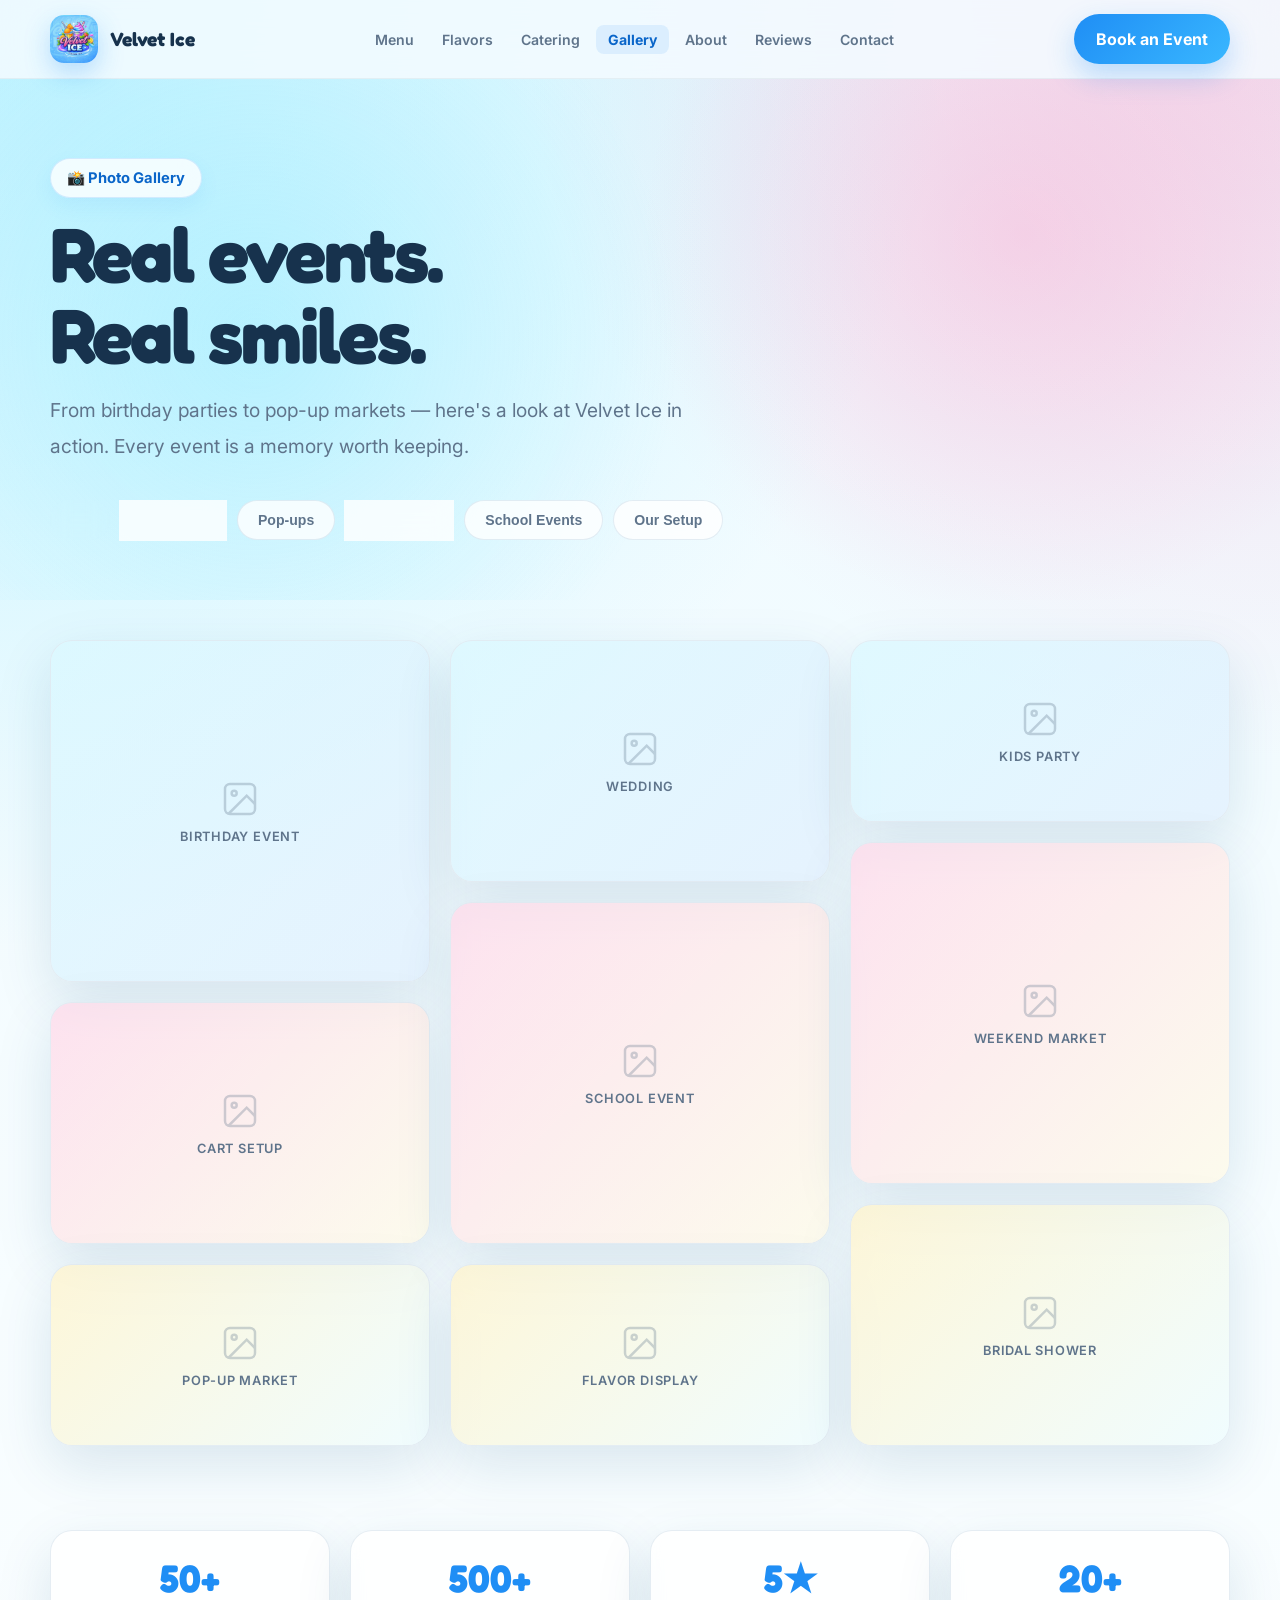
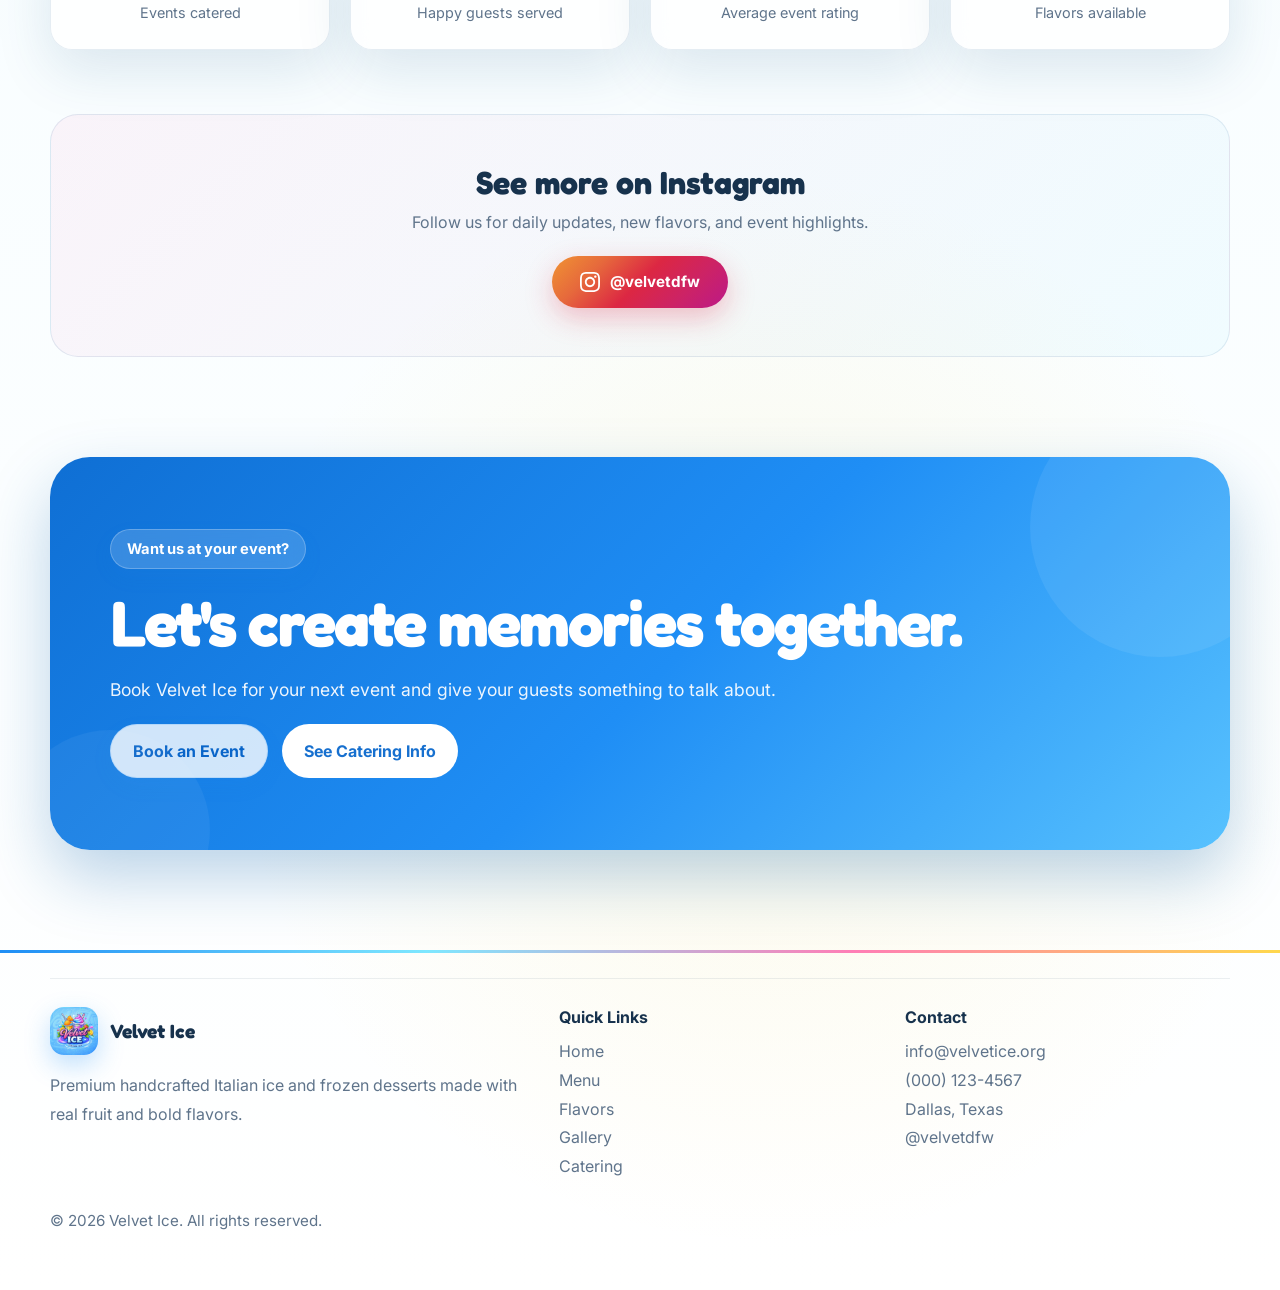
<file: gallery.html>
<!DOCTYPE html>
<html lang="en">
<head>
  <meta charset="UTF-8" />
  <meta name="viewport" content="width=device-width, initial-scale=1.0" />
  <title>Gallery — Velvet Ice</title>
  <link rel="preconnect" href="https://fonts.googleapis.com">
  <link rel="preconnect" href="https://fonts.gstatic.com" crossorigin>
  <link href="https://fonts.googleapis.com/css2?family=Fredoka:wght@400;500;600;700&family=Inter:wght@400;500;600;700&display=swap" rel="stylesheet">
  <link rel="stylesheet" href="shared.css">
  <style>
    /* ── Filter tabs ── */
    .filter-bar {
      display: flex;
      gap: 10px;
      flex-wrap: wrap;
      margin-top: 36px;
    }
    .filter-btn {
      height: 40px;
      padding: 0 20px;
      border-radius: 999px;
      border: 1.5px solid var(--border);
      background: rgba(255,255,255,0.8);
      color: var(--muted);
      font-size: 0.88rem;
      font-weight: 600;
      cursor: pointer;
      transition: all 0.2s ease;
      backdrop-filter: blur(10px);
    }
    .filter-btn:hover,
    .filter-btn.active {
      background: var(--primary);
      border-color: var(--primary);
      color: #fff;
      box-shadow: 0 6px 18px rgba(31,142,245,0.28);
    }

    /* ── Masonry grid ── */
    .gallery-masonry {
      columns: 3;
      column-gap: 20px;
      margin-top: 40px;
    }
    .gallery-item {
      break-inside: avoid;
      margin-bottom: 20px;
      border-radius: var(--radius-lg);
      overflow: hidden;
      position: relative;
      cursor: pointer;
      background: rgba(255,255,255,0.7);
      border: 1px solid var(--border);
      box-shadow: var(--shadow);
      transition: transform 0.3s ease, box-shadow 0.3s ease;
    }
    .gallery-item:hover {
      transform: translateY(-4px) scale(1.01);
      box-shadow: var(--shadow-hover);
    }
    .gallery-item:hover .gallery-overlay { opacity: 1; }

    /* Placeholder image blocks */
    .gallery-ph {
      width: 100%;
      display: flex;
      flex-direction: column;
      align-items: center;
      justify-content: center;
      gap: 10px;
      background: linear-gradient(135deg, rgba(126,231,255,0.18), rgba(255,126,182,0.12));
      color: var(--muted);
      font-size: 0.8rem;
      font-weight: 600;
      letter-spacing: 0.06em;
      text-transform: uppercase;
    }
    .gallery-ph svg { opacity: 0.3; }
    .gallery-ph.tall   { height: 340px; }
    .gallery-ph.medium { height: 240px; }
    .gallery-ph.short  { height: 180px; }

    /* Color variants for visual variety */
    .gallery-item:nth-child(3n+1) .gallery-ph { background: linear-gradient(135deg, rgba(126,231,255,0.22), rgba(31,142,245,0.10)); }
    .gallery-item:nth-child(3n+2) .gallery-ph { background: linear-gradient(135deg, rgba(255,126,182,0.22), rgba(255,216,77,0.10)); }
    .gallery-item:nth-child(3n+3) .gallery-ph { background: linear-gradient(135deg, rgba(255,216,77,0.22), rgba(126,231,255,0.10)); }

    .gallery-overlay {
      position: absolute;
      inset: 0;
      background: linear-gradient(to top, rgba(17,50,77,0.72) 0%, transparent 55%);
      opacity: 0;
      transition: opacity 0.3s ease;
      display: flex;
      align-items: flex-end;
      padding: 20px;
    }
    .gallery-label {
      color: #fff;
      font-size: 0.88rem;
      font-weight: 600;
    }
    .gallery-label small {
      display: block;
      font-size: 0.78rem;
      opacity: 0.75;
      margin-top: 2px;
      font-weight: 400;
    }

    /* ── Stats row ── */
    .stats-row {
      display: grid;
      grid-template-columns: repeat(4, 1fr);
      gap: 20px;
      margin-top: 64px;
    }
    .stat-box {
      background: rgba(255,255,255,0.8);
      border: 1px solid var(--border);
      border-radius: var(--radius-lg);
      padding: 28px 24px;
      text-align: center;
      box-shadow: var(--shadow);
      backdrop-filter: blur(12px);
      transition: transform 0.25s ease;
    }
    .stat-box:hover { transform: translateY(-4px); }
    .stat-box h3 {
      font-family: 'Fredoka', sans-serif;
      font-size: 2.4rem;
      color: var(--primary);
      margin: 0 0 6px;
      line-height: 1;
    }
    .stat-box p { margin: 0; color: var(--muted); font-size: 0.9rem; }

    /* ── Instagram strip ── */
    .insta-strip {
      background: linear-gradient(135deg, rgba(255,126,182,0.08), rgba(126,231,255,0.08));
      border: 1px solid var(--border);
      border-radius: var(--radius-xl);
      padding: 48px 40px;
      text-align: center;
      margin-top: 64px;
    }
    .insta-strip h3 {
      font-family: 'Fredoka', sans-serif;
      font-size: 2rem;
      margin: 0 0 10px;
    }
    .insta-strip p { color: var(--muted); margin: 0 0 24px; }
    .insta-btn {
      display: inline-flex;
      align-items: center;
      gap: 10px;
      height: 52px;
      padding: 0 28px;
      border-radius: 999px;
      background: linear-gradient(135deg, #f09433, #e6683c 25%, #dc2743 50%, #cc2366 75%, #bc1888);
      color: #fff;
      font-weight: 700;
      font-size: 0.95rem;
      box-shadow: 0 10px 28px rgba(220,39,67,0.28);
      transition: transform 0.2s ease, box-shadow 0.2s ease;
    }
    .insta-btn:hover { transform: translateY(-2px); box-shadow: 0 14px 36px rgba(220,39,67,0.36); }

    /* ── Lightbox ── */
    .lightbox {
      position: fixed;
      inset: 0;
      z-index: 2000;
      background: rgba(17,32,77,0.88);
      backdrop-filter: blur(12px);
      display: none;
      align-items: center;
      justify-content: center;
      padding: 24px;
    }
    .lightbox.open { display: flex; }
    .lightbox-inner {
      background: #fff;
      border-radius: var(--radius-xl);
      overflow: hidden;
      max-width: 680px;
      width: 100%;
      box-shadow: 0 40px 100px rgba(0,0,0,0.4);
      position: relative;
    }
    .lightbox-img {
      width: 100%;
      height: 420px;
      display: flex;
      align-items: center;
      justify-content: center;
      background: linear-gradient(135deg, rgba(126,231,255,0.3), rgba(255,126,182,0.2));
      color: var(--muted);
      font-size: 0.85rem;
      font-weight: 600;
      letter-spacing: 0.06em;
      text-transform: uppercase;
      gap: 10px;
      flex-direction: column;
    }
    .lightbox-img svg { opacity: 0.3; width: 48px; height: 48px; }
    .lightbox-body { padding: 24px 28px; }
    .lightbox-body h4 { font-family: 'Fredoka', sans-serif; font-size: 1.4rem; margin: 0 0 6px; }
    .lightbox-body p  { color: var(--muted); font-size: 0.92rem; margin: 0; }
    .lightbox-close {
      position: absolute;
      top: 14px; right: 14px;
      width: 36px; height: 36px;
      border-radius: 50%;
      background: rgba(255,255,255,0.9);
      border: none;
      font-size: 1.1rem;
      cursor: pointer;
      display: grid;
      place-items: center;
      box-shadow: 0 4px 12px rgba(0,0,0,0.15);
      transition: background 0.2s;
    }
    .lightbox-close:hover { background: #fff; }

    @media (max-width: 900px) {
      .gallery-masonry { columns: 2; }
      .stats-row { grid-template-columns: repeat(2, 1fr); }
    }
    @media (max-width: 560px) {
      .gallery-masonry { columns: 1; }
      .stats-row { grid-template-columns: 1fr 1fr; }
      .insta-strip { padding: 36px 24px; }
    }
  </style>
</head>
<body>

  <header class="topbar">
    <div class="container nav">
      <a href="index.html" class="brand">
        <img src="logo.jpg" alt="Velvet Ice" class="brand-logo" />
        <span>Velvet Ice</span>
      </a>
      <button class="menu-toggle" id="menuToggle" aria-label="Toggle navigation">☰</button>
            <nav class="nav-links" id="navLinks">
        <a href="menu.html">Menu</a>
        <a href="flavors.html">Flavors</a>
        <a href="catering.html">Catering</a>
        <a href="gallery.html" class="active">Gallery</a>
        <a href="about.html">About</a>
        <a href="reviews.html">Reviews</a>
        <a href="contact.html">Contact</a>
      </nav>
      <a href="contact.html" class="nav-cta">Book an Event</a>
    </div>
  </header>

  <main>
    <!-- Hero -->
    <section class="page-hero">
      <div class="container page-hero-inner">
        <span class="badge reveal">📸 Photo Gallery</span>
        <h1 class="section-title reveal">Real events.<br>Real smiles.</h1>
        <p class="section-copy reveal">From birthday parties to pop-up markets — here's a look at Velvet Ice in action. Every event is a memory worth keeping.</p>

        <div class="filter-bar reveal">
          <button class="filter-btn active" data-filter="all">All</button>
          <button class="filter-btn" data-filter="birthday">Birthdays</button>
          <button class="filter-btn" data-filter="popup">Pop-ups</button>
          <button class="filter-btn" data-filter="wedding">Weddings</button>
          <button class="filter-btn" data-filter="school">School Events</button>
          <button class="filter-btn" data-filter="setup">Our Setup</button>
        </div>
      </div>
    </section>

    <!-- Gallery grid -->
    <section class="section" style="padding-top: 0;">
      <div class="container">
        <div class="gallery-masonry" id="galleryGrid">

          <div class="gallery-item reveal" data-category="birthday" data-title="Birthday Bash" data-desc="Sweet 16 party — 80 guests served">
            <div class="gallery-ph tall">
              <svg width="40" height="40" viewBox="0 0 24 24" fill="none" stroke="currentColor" stroke-width="1.5"><rect x="3" y="3" width="18" height="18" rx="3"/><circle cx="8.5" cy="8.5" r="1.5"/><path d="M21 15l-5-5L5 21"/></svg>
              <span>Birthday Event</span>
            </div>
            <div class="gallery-overlay">
              <div class="gallery-label">Birthday Bash<small>Sweet 16 · 80 guests</small></div>
            </div>
          </div>

          <div class="gallery-item reveal" data-category="setup" data-title="Cart Setup" data-desc="Our signature cart ready to serve">
            <div class="gallery-ph medium">
              <svg width="40" height="40" viewBox="0 0 24 24" fill="none" stroke="currentColor" stroke-width="1.5"><rect x="3" y="3" width="18" height="18" rx="3"/><circle cx="8.5" cy="8.5" r="1.5"/><path d="M21 15l-5-5L5 21"/></svg>
              <span>Cart Setup</span>
            </div>
            <div class="gallery-overlay">
              <div class="gallery-label">Our Setup<small>Ready to serve</small></div>
            </div>
          </div>

          <div class="gallery-item reveal" data-category="popup" data-title="Summer Pop-up" data-desc="Downtown Dallas market">
            <div class="gallery-ph short">
              <svg width="40" height="40" viewBox="0 0 24 24" fill="none" stroke="currentColor" stroke-width="1.5"><rect x="3" y="3" width="18" height="18" rx="3"/><circle cx="8.5" cy="8.5" r="1.5"/><path d="M21 15l-5-5L5 21"/></svg>
              <span>Pop-up Market</span>
            </div>
            <div class="gallery-overlay">
              <div class="gallery-label">Summer Pop-up<small>Downtown Dallas</small></div>
            </div>
          </div>

          <div class="gallery-item reveal" data-category="wedding" data-title="Wedding Reception" data-desc="Outdoor garden wedding · 150 guests">
            <div class="gallery-ph medium">
              <svg width="40" height="40" viewBox="0 0 24 24" fill="none" stroke="currentColor" stroke-width="1.5"><rect x="3" y="3" width="18" height="18" rx="3"/><circle cx="8.5" cy="8.5" r="1.5"/><path d="M21 15l-5-5L5 21"/></svg>
              <span>Wedding</span>
            </div>
            <div class="gallery-overlay">
              <div class="gallery-label">Wedding Reception<small>Garden venue · 150 guests</small></div>
            </div>
          </div>

          <div class="gallery-item reveal" data-category="school" data-title="School Carnival" data-desc="End-of-year school event">
            <div class="gallery-ph tall">
              <svg width="40" height="40" viewBox="0 0 24 24" fill="none" stroke="currentColor" stroke-width="1.5"><rect x="3" y="3" width="18" height="18" rx="3"/><circle cx="8.5" cy="8.5" r="1.5"/><path d="M21 15l-5-5L5 21"/></svg>
              <span>School Event</span>
            </div>
            <div class="gallery-overlay">
              <div class="gallery-label">School Carnival<small>End-of-year celebration</small></div>
            </div>
          </div>

          <div class="gallery-item reveal" data-category="setup" data-title="Flavor Display" data-desc="Our full flavor lineup on display">
            <div class="gallery-ph short">
              <svg width="40" height="40" viewBox="0 0 24 24" fill="none" stroke="currentColor" stroke-width="1.5"><rect x="3" y="3" width="18" height="18" rx="3"/><circle cx="8.5" cy="8.5" r="1.5"/><path d="M21 15l-5-5L5 21"/></svg>
              <span>Flavor Display</span>
            </div>
            <div class="gallery-overlay">
              <div class="gallery-label">Flavor Display<small>20+ flavors on show</small></div>
            </div>
          </div>

          <div class="gallery-item reveal" data-category="birthday" data-title="Kids Party" data-desc="Backyard birthday · 40 kids">
            <div class="gallery-ph short">
              <svg width="40" height="40" viewBox="0 0 24 24" fill="none" stroke="currentColor" stroke-width="1.5"><rect x="3" y="3" width="18" height="18" rx="3"/><circle cx="8.5" cy="8.5" r="1.5"/><path d="M21 15l-5-5L5 21"/></svg>
              <span>Kids Party</span>
            </div>
            <div class="gallery-overlay">
              <div class="gallery-label">Kids Party<small>Backyard birthday · 40 kids</small></div>
            </div>
          </div>

          <div class="gallery-item reveal" data-category="popup" data-title="Weekend Market" data-desc="Farmers market pop-up">
            <div class="gallery-ph tall">
              <svg width="40" height="40" viewBox="0 0 24 24" fill="none" stroke="currentColor" stroke-width="1.5"><rect x="3" y="3" width="18" height="18" rx="3"/><circle cx="8.5" cy="8.5" r="1.5"/><path d="M21 15l-5-5L5 21"/></svg>
              <span>Weekend Market</span>
            </div>
            <div class="gallery-overlay">
              <div class="gallery-label">Weekend Market<small>Farmers market pop-up</small></div>
            </div>
          </div>

          <div class="gallery-item reveal" data-category="wedding" data-title="Bridal Shower" data-desc="Intimate bridal shower · 30 guests">
            <div class="gallery-ph medium">
              <svg width="40" height="40" viewBox="0 0 24 24" fill="none" stroke="currentColor" stroke-width="1.5"><rect x="3" y="3" width="18" height="18" rx="3"/><circle cx="8.5" cy="8.5" r="1.5"/><path d="M21 15l-5-5L5 21"/></svg>
              <span>Bridal Shower</span>
            </div>
            <div class="gallery-overlay">
              <div class="gallery-label">Bridal Shower<small>Intimate event · 30 guests</small></div>
            </div>
          </div>

        </div>

        <!-- Stats -->
        <div class="stats-row">
          <div class="stat-box reveal">
            <h3>50+</h3>
            <p>Events catered</p>
          </div>
          <div class="stat-box reveal">
            <h3>500+</h3>
            <p>Happy guests served</p>
          </div>
          <div class="stat-box reveal">
            <h3>5★</h3>
            <p>Average event rating</p>
          </div>
          <div class="stat-box reveal">
            <h3>20+</h3>
            <p>Flavors available</p>
          </div>
        </div>

        <!-- Instagram CTA -->
        <div class="insta-strip reveal">
          <h3>See more on Instagram</h3>
          <p>Follow us for daily updates, new flavors, and event highlights.</p>
          <a href="#" class="insta-btn">
            <svg width="20" height="20" viewBox="0 0 24 24" fill="currentColor"><path d="M12 2.163c3.204 0 3.584.012 4.85.07 3.252.148 4.771 1.691 4.919 4.919.058 1.265.069 1.645.069 4.849 0 3.205-.012 3.584-.069 4.849-.149 3.225-1.664 4.771-4.919 4.919-1.266.058-1.644.07-4.85.07-3.204 0-3.584-.012-4.849-.07-3.26-.149-4.771-1.699-4.919-4.92-.058-1.265-.07-1.644-.07-4.849 0-3.204.013-3.583.07-4.849.149-3.227 1.664-4.771 4.919-4.919 1.266-.057 1.645-.069 4.849-.069zm0-2.163c-3.259 0-3.667.014-4.947.072-4.358.2-6.78 2.618-6.98 6.98-.059 1.281-.073 1.689-.073 4.948 0 3.259.014 3.668.072 4.948.2 4.358 2.618 6.78 6.98 6.98 1.281.058 1.689.072 4.948.072 3.259 0 3.668-.014 4.948-.072 4.354-.2 6.782-2.618 6.979-6.98.059-1.28.073-1.689.073-4.948 0-3.259-.014-3.667-.072-4.947-.196-4.354-2.617-6.78-6.979-6.98-1.281-.059-1.69-.073-4.949-.073zm0 5.838c-3.403 0-6.162 2.759-6.162 6.162s2.759 6.163 6.162 6.163 6.162-2.759 6.162-6.163c0-3.403-2.759-6.162-6.162-6.162zm0 10.162c-2.209 0-4-1.79-4-4 0-2.209 1.791-4 4-4s4 1.791 4 4c0 2.21-1.791 4-4 4zm6.406-11.845c-.796 0-1.441.645-1.441 1.44s.645 1.44 1.441 1.44c.795 0 1.439-.645 1.439-1.44s-.644-1.44-1.439-1.44z"/></svg>
            @velvetdfw
          </a>
        </div>
      </div>
    </section>

    <!-- CTA -->
    <section class="section" style="padding-top: 0;">
      <div class="container">
        <div class="cta-band reveal">
          <span class="badge" style="background:rgba(255,255,255,0.16); color:#fff; border-color:rgba(255,255,255,0.24);">Want us at your event?</span>
          <h2 class="section-title">Let's create memories together.</h2>
          <p class="section-copy">Book Velvet Ice for your next event and give your guests something to talk about.</p>
          <div class="cta-actions">
            <a href="contact.html" class="secondary">Book an Event</a>
            <a href="catering.html" class="primary" style="background:#fff; color:#1770cf; box-shadow:none;">See Catering Info</a>
          </div>
        </div>
      </div>
    </section>
  </main>

  <footer class="footer">
    <div class="container">
      <div class="footer-grid">
        <div>
          <div class="brand" style="margin-bottom:12px;">
            <img src="logo.jpg" alt="Velvet Ice" class="brand-logo" />
            <span>Velvet Ice</span>
          </div>
          <p>Premium handcrafted Italian ice and frozen desserts made with real fruit and bold flavors.</p>
        </div>
        <div>
          <h4>Quick Links</h4>
          <ul>
            <li><a href="index.html">Home</a></li>
            <li><a href="menu.html">Menu</a></li>
            <li><a href="flavors.html">Flavors</a></li>
            <li><a href="gallery.html">Gallery</a></li>
            <li><a href="catering.html">Catering</a></li>
          </ul>
        </div>
        <div>
          <h4>Contact</h4>
          <ul>
            <li><a href="mailto:info@velvetice.org">info@velvetice.org</a></li>
            <li><a href="tel:+10001234567">(000) 123-4567</a></li>
            <li>Dallas, Texas</li>
            <li><a href="#">@velvetdfw</a></li>
          </ul>
        </div>
      </div>
      <p class="footer-note">© 2026 Velvet Ice. All rights reserved.</p>
    </div>
  </footer>

  <!-- Lightbox -->
  <div class="lightbox" id="lightbox">
    <div class="lightbox-inner">
      <button class="lightbox-close" id="lightboxClose">✕</button>
      <div class="lightbox-img" id="lightboxImg">
        <svg viewBox="0 0 24 24" fill="none" stroke="currentColor" stroke-width="1.5"><rect x="3" y="3" width="18" height="18" rx="3"/><circle cx="8.5" cy="8.5" r="1.5"/><path d="M21 15l-5-5L5 21"/></svg>
        <span id="lightboxImgLabel">Photo</span>
      </div>
      <div class="lightbox-body">
        <h4 id="lightboxTitle"></h4>
        <p id="lightboxDesc"></p>
      </div>
    </div>
  </div>

  <script>
    // Nav toggle
    const menuToggle = document.getElementById('menuToggle');
    const navLinks   = document.getElementById('navLinks');
    menuToggle.addEventListener('click', () => navLinks.classList.toggle('open'));

    // Reveal
    const observer = new IntersectionObserver(entries => entries.forEach(e => {
      if (e.isIntersecting) { e.target.classList.add('visible'); observer.unobserve(e.target); }
    }), { threshold: 0.08 });
    document.querySelectorAll('.reveal').forEach(el => observer.observe(el));

    // Filter
    document.querySelectorAll('.filter-btn').forEach(btn => {
      btn.addEventListener('click', () => {
        document.querySelectorAll('.filter-btn').forEach(b => b.classList.remove('active'));
        btn.classList.add('active');
        const filter = btn.dataset.filter;
        document.querySelectorAll('.gallery-item').forEach(item => {
          const show = filter === 'all' || item.dataset.category === filter;
          item.style.display = show ? 'block' : 'none';
        });
      });
    });

    // Lightbox
    const lightbox      = document.getElementById('lightbox');
    const lightboxTitle = document.getElementById('lightboxTitle');
    const lightboxDesc  = document.getElementById('lightboxDesc');
    const lightboxLabel = document.getElementById('lightboxImgLabel');
    const lightboxClose = document.getElementById('lightboxClose');

    document.querySelectorAll('.gallery-item').forEach(item => {
      item.addEventListener('click', () => {
        lightboxTitle.textContent = item.dataset.title;
        lightboxDesc.textContent  = item.dataset.desc;
        lightboxLabel.textContent = item.dataset.title;
        lightbox.classList.add('open');
      });
    });

    lightboxClose.addEventListener('click', () => lightbox.classList.remove('open'));
    lightbox.addEventListener('click', e => { if (e.target === lightbox) lightbox.classList.remove('open'); });
    document.addEventListener('keydown', e => { if (e.key === 'Escape') lightbox.classList.remove('open'); });
  </script>
</body>
</html>
</file>
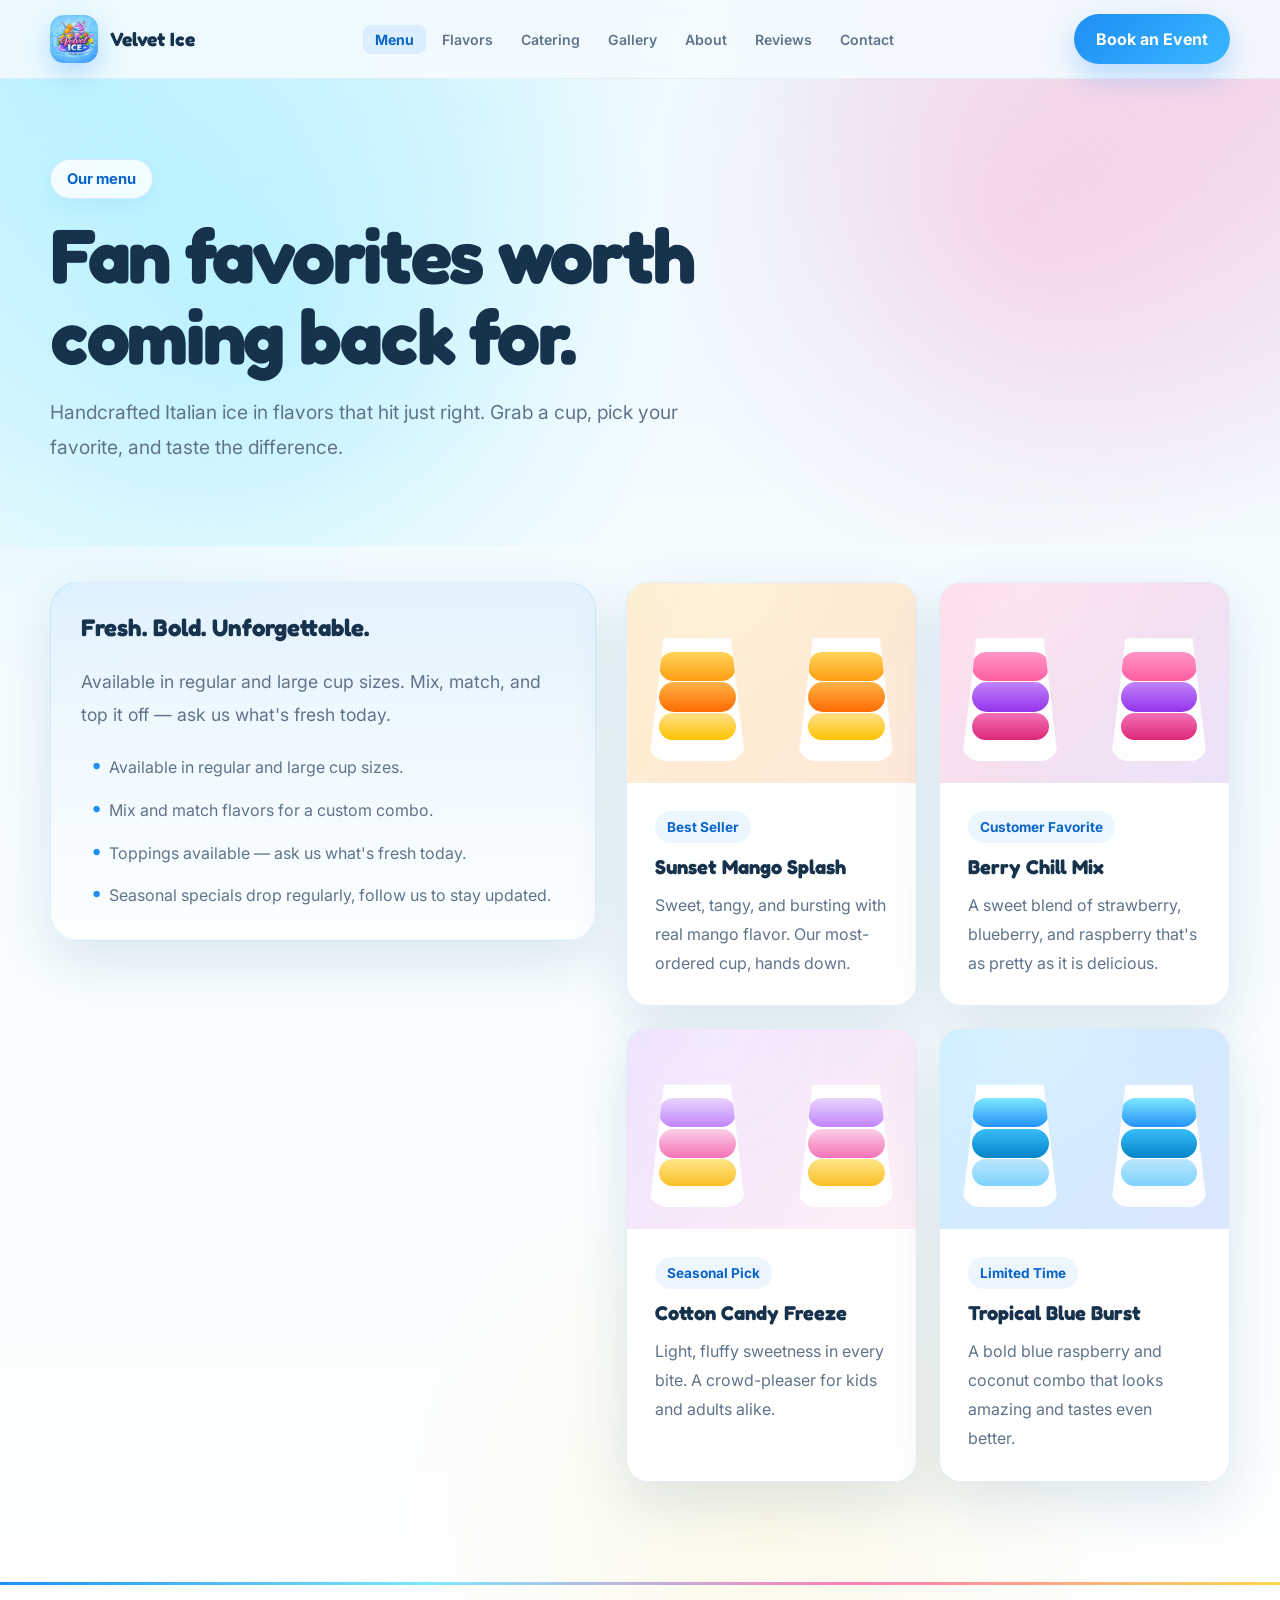
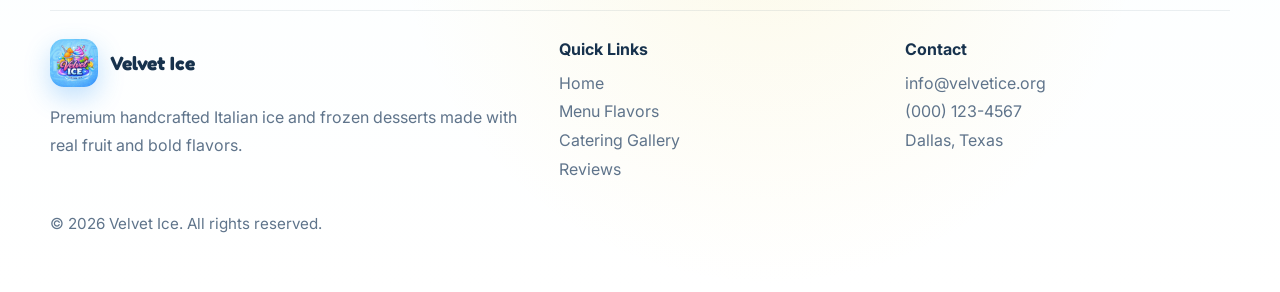
<file: menu.html>
<!DOCTYPE html>
<html lang="en">
<head>
  <meta charset="UTF-8" />
  <meta name="viewport" content="width=device-width, initial-scale=1.0" />
  <title>Menu — Velvet Ice</title>
  <link rel="preconnect" href="https://fonts.googleapis.com">
  <link rel="preconnect" href="https://fonts.gstatic.com" crossorigin>
  <link href="https://fonts.googleapis.com/css2?family=Fredoka:wght@400;500;600;700&family=Inter:wght@400;500;600;700&display=swap" rel="stylesheet">
  <link rel="stylesheet" href="shared.css">
</head>
<body>
  <header class="topbar">
    <div class="container nav">
      <a href="index.html" class="brand">
        <img src="logo.jpg" alt="Velvet Ice" class="brand-logo" />
        <span>Velvet Ice</span>
      </a>
      <button class="menu-toggle" id="menuToggle" aria-label="Toggle navigation">☰</button>
            <nav class="nav-links" id="navLinks">
        <a href="menu.html" class="active">Menu</a>
        <a href="flavors.html">Flavors</a>
        <a href="catering.html">Catering</a>
        <a href="gallery.html">Gallery</a>
        <a href="about.html">About</a>
        <a href="reviews.html">Reviews</a>
        <a href="contact.html">Contact</a>
      </nav>
      <a href="contact.html" class="nav-cta">Book an Event</a>
    </div>
  </header>

  <main>
    <section class="page-hero">
      <div class="container page-hero-inner">
        <span class="badge reveal">Our menu</span>
        <h1 class="section-title reveal">Fan favorites worth<br>coming back for.</h1>
        <p class="section-copy reveal">Handcrafted Italian ice in flavors that hit just right. Grab a cup, pick your favorite, and taste the difference.</p>
      </div>
    </section>

    <section class="section" style="padding-top:0;">
      <div class="container">
        <div class="menu-wrap">
          <div class="menu-intro reveal">
            <h3 style="margin-top:0; font-size:1.5rem; font-family:'Fredoka',sans-serif;">Fresh. Bold. Unforgettable.</h3>
            <p class="section-copy" style="max-width:none; margin-top:0;">Available in regular and large cup sizes. Mix, match, and top it off — ask us what's fresh today.</p>
            <ul class="list">
              <li>Available in regular and large cup sizes.</li>
              <li>Mix and match flavors for a custom combo.</li>
              <li>Toppings available — ask us what's fresh today.</li>
              <li>Seasonal specials drop regularly, follow us to stay updated.</li>
            </ul>
          </div>

          <div class="menu-grid">
            <article class="menu-card reveal">
              <div class="menu-art"><div class="mini-cup"><span></span></div><div class="mini-cup"><span></span></div></div>
              <div class="menu-card-content">
                <span class="menu-meta">Best Seller</span>
                <h3>Sunset Mango Splash</h3>
                <p>Sweet, tangy, and bursting with real mango flavor. Our most-ordered cup, hands down.</p>
              </div>
            </article>
            <article class="menu-card reveal">
              <div class="menu-art"><div class="mini-cup"><span></span></div><div class="mini-cup"><span></span></div></div>
              <div class="menu-card-content">
                <span class="menu-meta">Customer Favorite</span>
                <h3>Berry Chill Mix</h3>
                <p>A sweet blend of strawberry, blueberry, and raspberry that's as pretty as it is delicious.</p>
              </div>
            </article>
            <article class="menu-card reveal">
              <div class="menu-art"><div class="mini-cup"><span></span></div><div class="mini-cup"><span></span></div></div>
              <div class="menu-card-content">
                <span class="menu-meta">Seasonal Pick</span>
                <h3>Cotton Candy Freeze</h3>
                <p>Light, fluffy sweetness in every bite. A crowd-pleaser for kids and adults alike.</p>
              </div>
            </article>
            <article class="menu-card reveal">
              <div class="menu-art"><div class="mini-cup"><span></span></div><div class="mini-cup"><span></span></div></div>
              <div class="menu-card-content">
                <span class="menu-meta">Limited Time</span>
                <h3>Tropical Blue Burst</h3>
                <p>A bold blue raspberry and coconut combo that looks amazing and tastes even better.</p>
              </div>
            </article>
          </div>
        </div>
      </div>
    </section>
  </main>

  <footer class="footer">
    <div class="container">
      <div class="footer-grid">
        <div>
          <div class="brand" style="margin-bottom:12px;">
            <img src="logo.jpg" alt="Velvet Ice" class="brand-logo" />
            <span>Velvet Ice</span>
          </div>
          <p>Premium handcrafted Italian ice and frozen desserts made with real fruit and bold flavors.</p>
        </div>
        <div>
          <h4>Quick Links</h4>
          <ul>
            <li><a href="index.html">Home</a></li>
            <li><a href="menu.html">Menu</a>
        <a href="flavors.html">Flavors</a></li>
            <li><a href="catering.html">Catering</a>
        <a href="gallery.html">Gallery</a></li>
            <li><a href="reviews.html">Reviews</a></li>
          </ul>
        </div>
        <div>
          <h4>Contact</h4>
          <ul>
            <li><a href="mailto:info@velvetice.org">info@velvetice.org</a></li>
            <li><a href="tel:+10001234567">(000) 123-4567</a></li>
            <li>Dallas, Texas</li>
          </ul>
        </div>
      </div>
      <p class="footer-note">© 2026 Velvet Ice. All rights reserved.</p>
    </div>
  </footer>

  <script>
    const menuToggle = document.getElementById('menuToggle');
    const navLinks = document.getElementById('navLinks');
    menuToggle.addEventListener('click', () => navLinks.classList.toggle('open'));
    const observer = new IntersectionObserver(entries => entries.forEach(e => { if (e.isIntersecting) { e.target.classList.add('visible'); observer.unobserve(e.target); } }), { threshold: 0.1 });
    document.querySelectorAll('.reveal').forEach(el => observer.observe(el));
  </script>
</body>
</html>
</file>
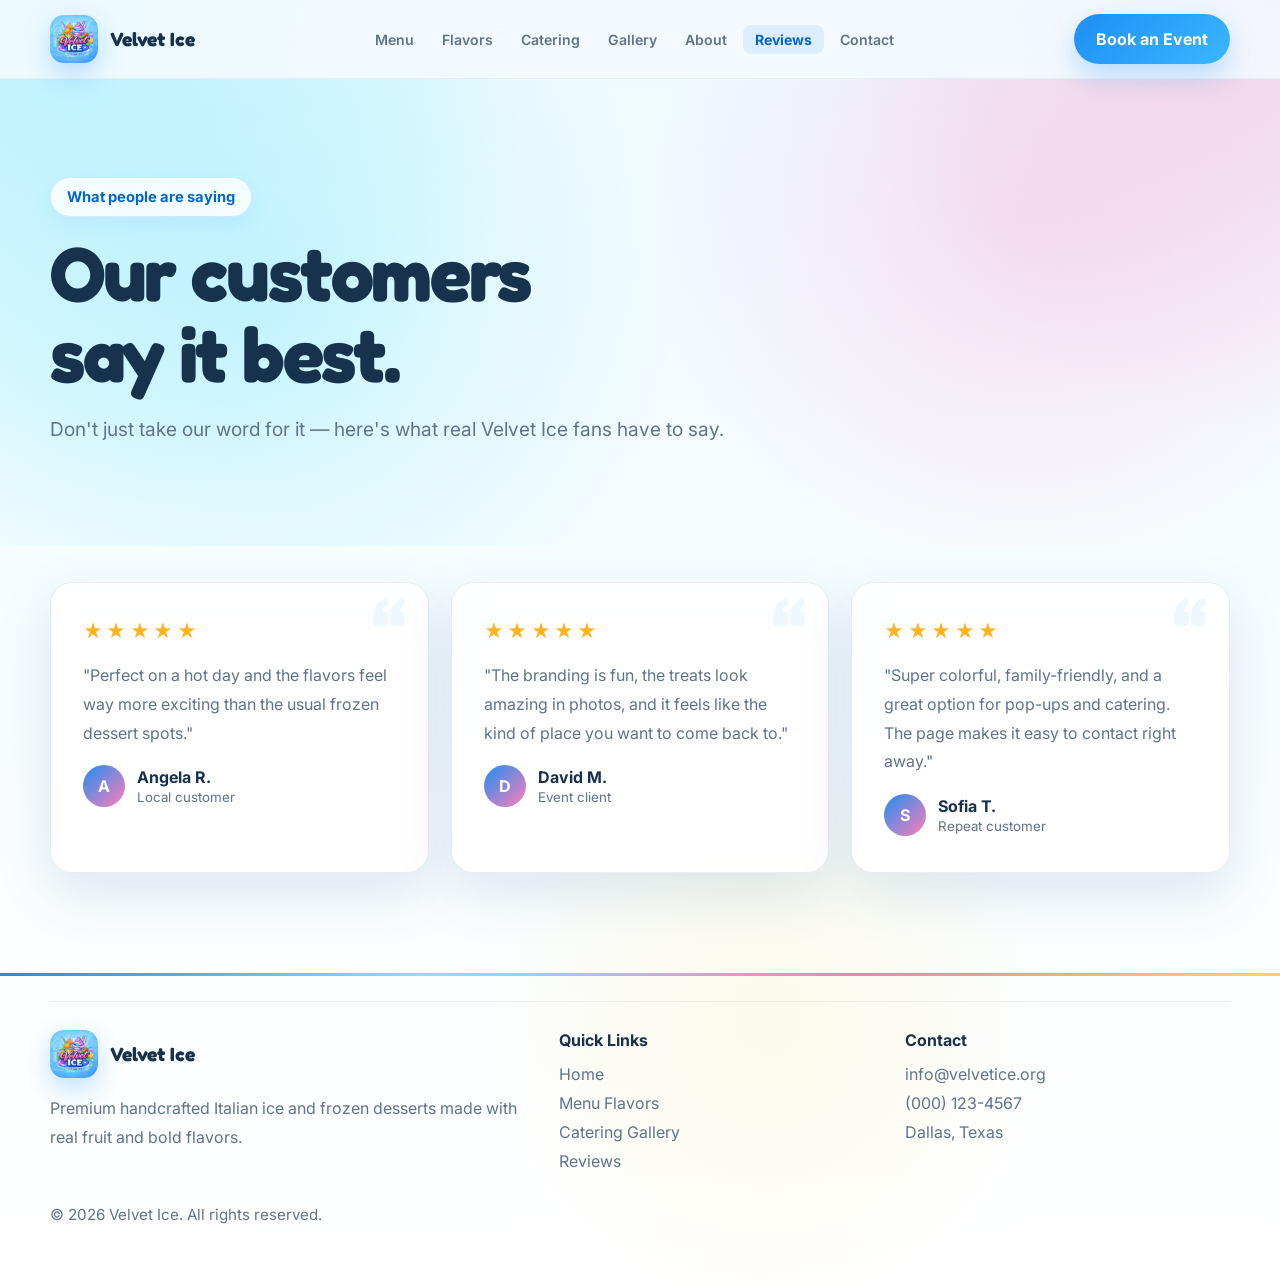
<file: reviews.html>
<!DOCTYPE html>
<html lang="en">
<head>
  <meta charset="UTF-8" />
  <meta name="viewport" content="width=device-width, initial-scale=1.0" />
  <title>Reviews — Velvet Ice</title>
  <link rel="preconnect" href="https://fonts.googleapis.com">
  <link rel="preconnect" href="https://fonts.gstatic.com" crossorigin>
  <link href="https://fonts.googleapis.com/css2?family=Fredoka:wght@400;500;600;700&family=Inter:wght@400;500;600;700&display=swap" rel="stylesheet">
  <link rel="stylesheet" href="shared.css">
</head>
<body>
  <header class="topbar">
    <div class="container nav">
      <a href="index.html" class="brand">
        <img src="logo.jpg" alt="Velvet Ice" class="brand-logo" />
        <span>Velvet Ice</span>
      </a>
      <button class="menu-toggle" id="menuToggle" aria-label="Toggle navigation">☰</button>
            <nav class="nav-links" id="navLinks">
        <a href="menu.html">Menu</a>
        <a href="flavors.html">Flavors</a>
        <a href="catering.html">Catering</a>
        <a href="gallery.html">Gallery</a>
        <a href="about.html">About</a>
        <a href="reviews.html" class="active">Reviews</a>
        <a href="contact.html">Contact</a>
      </nav>
      <a href="contact.html" class="nav-cta">Book an Event</a>
    </div>
  </header>

  <main>
    <section class="page-hero">
      <div class="container page-hero-inner">
        <span class="badge reveal">What people are saying</span>
        <h1 class="section-title reveal">Our customers<br>say it best.</h1>
        <p class="section-copy reveal">Don't just take our word for it — here's what real Velvet Ice fans have to say.</p>
      </div>
    </section>

    <section class="section" style="padding-top:0;">
      <div class="container">
        <div class="testimonial-grid">
          <article class="testimonial-card reveal">
            <div class="stars">★★★★★</div>
            <p>"Perfect on a hot day and the flavors feel way more exciting than the usual frozen dessert spots."</p>
            <div class="author">
              <div class="avatar">A</div>
              <div><strong>Angela R.</strong><small>Local customer</small></div>
            </div>
          </article>
          <article class="testimonial-card reveal">
            <div class="stars">★★★★★</div>
            <p>"The branding is fun, the treats look amazing in photos, and it feels like the kind of place you want to come back to."</p>
            <div class="author">
              <div class="avatar">D</div>
              <div><strong>David M.</strong><small>Event client</small></div>
            </div>
          </article>
          <article class="testimonial-card reveal">
            <div class="stars">★★★★★</div>
            <p>"Super colorful, family-friendly, and a great option for pop-ups and catering. The page makes it easy to contact right away."</p>
            <div class="author">
              <div class="avatar">S</div>
              <div><strong>Sofia T.</strong><small>Repeat customer</small></div>
            </div>
          </article>
        </div>
      </div>
    </section>
  </main>

  <footer class="footer">
    <div class="container">
      <div class="footer-grid">
        <div>
          <div class="brand" style="margin-bottom:12px;">
            <img src="logo.jpg" alt="Velvet Ice" class="brand-logo" />
            <span>Velvet Ice</span>
          </div>
          <p>Premium handcrafted Italian ice and frozen desserts made with real fruit and bold flavors.</p>
        </div>
        <div>
          <h4>Quick Links</h4>
          <ul>
            <li><a href="index.html">Home</a></li>
            <li><a href="menu.html">Menu</a>
        <a href="flavors.html">Flavors</a></li>
            <li><a href="catering.html">Catering</a>
        <a href="gallery.html">Gallery</a></li>
            <li><a href="reviews.html">Reviews</a></li>
          </ul>
        </div>
        <div>
          <h4>Contact</h4>
          <ul>
            <li><a href="mailto:info@velvetice.org">info@velvetice.org</a></li>
            <li><a href="tel:+10001234567">(000) 123-4567</a></li>
            <li>Dallas, Texas</li>
          </ul>
        </div>
      </div>
      <p class="footer-note">© 2026 Velvet Ice. All rights reserved.</p>
    </div>
  </footer>

  <script>
    const menuToggle = document.getElementById('menuToggle');
    const navLinks = document.getElementById('navLinks');
    menuToggle.addEventListener('click', () => navLinks.classList.toggle('open'));
    const observer = new IntersectionObserver(entries => entries.forEach(e => { if (e.isIntersecting) { e.target.classList.add('visible'); observer.unobserve(e.target); } }), { threshold: 0.1 });
    document.querySelectorAll('.reveal').forEach(el => observer.observe(el));
  </script>
</body>
</html>
</file>
<file: shared.css>
:root {
  --bg: #f4fbff;
  --primary: #1f8ef5;
  --primary-dark: #0965c9;
  --secondary: #ffd84d;
  --accent: #ff7eb6;
  --accent-2: #7ee7ff;
  --text: #17324d;
  --muted: #5f748b;
  --card: rgba(255,255,255,0.88);
  --border: rgba(15, 78, 133, 0.1);
  --shadow: 0 20px 56px rgba(19, 74, 120, 0.13);
  --shadow-hover: 0 28px 64px rgba(19, 74, 120, 0.2);
  --radius-xl: 28px;
  --radius-lg: 22px;
  --radius-md: 18px;
  --container: 1180px;
}

* { box-sizing: border-box; }
html { scroll-behavior: smooth; }
body {
  margin: 0;
  font-family: 'Inter', sans-serif;
  color: var(--text);
  background:
    radial-gradient(circle at top left, rgba(126, 231, 255, 0.42), transparent 30%),
    radial-gradient(circle at top right, rgba(255, 126, 182, 0.28), transparent 24%),
    radial-gradient(circle at 60% 80%, rgba(255, 216, 77, 0.12), transparent 22%),
    linear-gradient(180deg, #edfaff 0%, #f7fdff 45%, #ffffff 100%);
  overflow-x: hidden;
  padding-top: 78px;
}

a { color: inherit; text-decoration: none; }
img { max-width: 100%; display: block; }
.container { width: min(var(--container), calc(100% - 3rem)); margin: 0 auto; }
.section { padding: 100px 0; }

@keyframes float {
  0%, 100% { transform: translateY(0px); }
  50% { transform: translateY(-10px); }
}
@keyframes shimmer {
  0% { background-position: -200% center; }
  100% { background-position: 200% center; }
}
@keyframes pulse-ring {
  0% { box-shadow: 0 0 0 0 rgba(31, 142, 245, 0.3); }
  70% { box-shadow: 0 0 0 12px rgba(31, 142, 245, 0); }
  100% { box-shadow: 0 0 0 0 rgba(31, 142, 245, 0); }
}

.badge {
  display: inline-flex;
  align-items: center;
  gap: 8px;
  padding: 10px 16px;
  border-radius: 999px;
  background: rgba(255,255,255,0.8);
  border: 1px solid rgba(31, 142, 245, 0.16);
  color: var(--primary-dark);
  font-weight: 700;
  font-size: 0.92rem;
  box-shadow: 0 8px 20px rgba(31, 142, 245, 0.08);
  backdrop-filter: blur(10px);
}

.section-title {
  font-family: 'Fredoka', sans-serif;
  font-size: clamp(2.6rem, 5vw, 4.2rem);
  line-height: 1.05;
  letter-spacing: -0.03em;
  margin: 20px 0 18px;
}

.section-copy {
  max-width: 680px;
  color: var(--muted);
  line-height: 1.85;
  font-size: 1.1rem;
}

/* Page Hero Banner */
.page-hero {
  min-height: 52vh;
  display: flex;
  align-items: center;
  padding: 80px 0 60px;
  position: relative;
  overflow: hidden;
}
.page-hero::before {
  content: "";
  position: absolute;
  inset: 0;
  background:
    radial-gradient(circle at 20% 50%, rgba(126,231,255,0.35), transparent 40%),
    radial-gradient(circle at 80% 30%, rgba(255,126,182,0.22), transparent 35%);
  pointer-events: none;
}
.page-hero-inner { position: relative; z-index: 1; }
.page-hero .section-title {
  font-size: clamp(3rem, 6vw, 5.5rem);
  margin-top: 16px;
}
.page-hero .section-copy { font-size: 1.2rem; margin-top: 0; }

/* Topbar / Nav */
.topbar {
  position: fixed;
  top: 0; left: 0; right: 0;
  z-index: 1000;
  backdrop-filter: blur(18px);
  background: rgba(244, 251, 255, 0.85);
  border-bottom: 1px solid rgba(23, 50, 77, 0.06);
}

.nav {
  display: flex;
  align-items: center;
  justify-content: space-between;
  gap: 12px;
  min-height: 78px;
}

.brand {
  display: flex;
  align-items: center;
  gap: 12px;
  font-family: 'Fredoka', sans-serif;
  font-weight: 700;
  font-size: 1.2rem;
}

.brand-logo {
  height: 48px; width: 48px;
  object-fit: cover;
  border-radius: 14px;
  box-shadow: 0 10px 26px rgba(31, 142, 245, 0.28);
  transition: transform 0.2s ease;
}
.brand:hover .brand-logo { transform: rotate(-8deg) scale(1.08); }

.nav-links {
  display: flex;
  align-items: center;
  gap: 4px;
  font-weight: 600;
  color: var(--muted);
  flex: 1;
  justify-content: center;
}
.nav-links a {
  font-size: 0.88rem;
  padding: 6px 12px;
  border-radius: 8px;
  white-space: nowrap;
  transition: color 0.2s, background 0.2s;
}
.nav-links a:hover { color: var(--primary-dark); background: rgba(31,142,245,0.06); }
.nav-links a.active {
  color: var(--primary-dark);
  background: rgba(31,142,245,0.10);
  font-weight: 700;
}

.nav-cta {
  display: inline-flex;
  align-items: center;
  justify-content: center;
  border: 0;
  cursor: pointer;
  min-height: 50px;
  padding: 0 22px;
  border-radius: 999px;
  background: linear-gradient(135deg, var(--primary), #39b7ff);
  color: #fff;
  font-weight: 700;
  box-shadow: 0 12px 28px rgba(31, 142, 245, 0.28);
  transition: transform 0.2s ease, box-shadow 0.2s ease;
  position: relative;
  overflow: hidden;
}
.nav-cta::after {
  content: "";
  position: absolute;
  inset: 0;
  background: linear-gradient(90deg, transparent, rgba(255,255,255,0.18), transparent);
  transform: translateX(-100%);
  transition: transform 0.4s ease;
}
.nav-cta:hover::after { transform: translateX(100%); }
.nav-cta:hover { transform: translateY(-2px); box-shadow: 0 14px 32px rgba(31, 142, 245, 0.22); }

.menu-toggle {
  display: none;
  background: transparent;
  border: 0;
  font-size: 1.4rem;
  color: var(--text);
  cursor: pointer;
  padding: 4px 8px;
  border-radius: 8px;
  transition: background 0.2s;
}
.menu-toggle:hover { background: rgba(31,142,245,0.08); }

/* Buttons */
.primary {
  background: linear-gradient(135deg, var(--primary), #42b9ff);
  color: #fff;
  box-shadow: 0 12px 28px rgba(31, 142, 245, 0.22);
}
.secondary {
  background: rgba(255,255,255,0.8);
  color: var(--primary-dark);
  border: 1px solid rgba(31, 142, 245, 0.16) !important;
  box-shadow: 0 8px 20px rgba(31, 142, 245, 0.08);
}

/* Cards */
.feature-card, .menu-card, .testimonial-card, .contact-card, .faq-item {
  background: var(--card);
  border: 1px solid var(--border);
  border-radius: var(--radius-lg);
  box-shadow: var(--shadow);
  backdrop-filter: blur(14px);
  transition: transform 0.28s ease, box-shadow 0.28s ease;
}
.feature-card:hover, .menu-card:hover, .testimonial-card:hover {
  transform: translateY(-6px);
  box-shadow: var(--shadow-hover);
}
.feature-card { padding: 36px 30px; }

.feature-icon {
  width: 64px; height: 64px;
  border-radius: 20px;
  display: grid;
  place-items: center;
  font-size: 1.9rem;
  background: linear-gradient(135deg, rgba(31, 142, 245, 0.14), rgba(255, 126, 182, 0.22));
  margin-bottom: 22px;
  box-shadow: 0 6px 18px rgba(31, 142, 245, 0.12);
  transition: transform 0.25s ease;
}
.feature-card:hover .feature-icon { transform: scale(1.12) rotate(-4deg); }

.feature-card h3, .menu-card h3, .testimonial-card h3, .contact-card h3, .faq-item h3 { margin: 0 0 12px; font-size: 1.25rem; font-family: 'Fredoka', sans-serif; }
.feature-card p, .menu-card p, .testimonial-card p, .contact-card p, .faq-item p, .list li, .contact-list li { margin: 0; color: var(--muted); line-height: 1.8; font-size: 1rem; }

/* List */
.list { list-style: none; padding: 0; margin: 22px 0 0; display: grid; gap: 14px; }
.list li { padding-left: 28px; position: relative; }
.list li::before { content: "•"; position: absolute; left: 10px; color: var(--primary); font-size: 1.3rem; line-height: 1; top: 2px; }

/* Menu section */
.menu-wrap { display: grid; grid-template-columns: 0.95fr 1.05fr; gap: 30px; align-items: start; margin-top: 36px; }
.menu-intro, .cta-panel {
  padding: 30px;
  background: linear-gradient(180deg, rgba(31, 142, 245, 0.08), rgba(255,255,255,0.65));
  border-radius: var(--radius-xl);
  border: 1px solid rgba(31, 142, 245, 0.12);
  box-shadow: var(--shadow);
}
.menu-grid { display: grid; grid-template-columns: repeat(2, minmax(0, 1fr)); gap: 22px; }
.menu-card { overflow: hidden; }
.menu-art {
  height: 200px; padding: 22px;
  display: flex; align-items: end; justify-content: space-between; gap: 16px;
  position: relative; overflow: hidden;
}
.menu-art::before { content: ""; position: absolute; inset: 0; background: radial-gradient(circle at 30% 0%, rgba(255,255,255,0.22), transparent 50%); pointer-events: none; }
.menu-card:nth-child(1) .menu-art { background: linear-gradient(135deg, rgba(255,180,30,0.22), rgba(255,120,30,0.16)); }
.menu-card:nth-child(2) .menu-art { background: linear-gradient(135deg, rgba(255,100,160,0.22), rgba(140,80,220,0.16)); }
.menu-card:nth-child(3) .menu-art { background: linear-gradient(135deg, rgba(180,120,255,0.22), rgba(255,160,200,0.16)); }
.menu-card:nth-child(4) .menu-art { background: linear-gradient(135deg, rgba(30,180,255,0.22), rgba(30,100,255,0.16)); }

.mini-cup {
  width: 96px; aspect-ratio: 0.72 / 1;
  clip-path: polygon(15% 8%, 85% 8%, 100% 100%, 0% 100%);
  border-radius: 18px;
  background: rgba(255,255,255,0.95);
  position: relative; overflow: hidden;
  box-shadow: inset 0 0 0 2px rgba(255,255,255,0.75);
}
.mini-cup::before, .mini-cup::after, .mini-cup span { content: ""; position: absolute; left: 10%; width: 80%; border-radius: 999px; }
.mini-cup::before { top: 18%; height: 22%; background: linear-gradient(180deg, #ffd45a, #ff9d12); }
.mini-cup::after  { top: 41%; height: 22%; background: linear-gradient(180deg, #ff96c7, #ff5da2); }
.mini-cup span    { top: 64%; height: 20%; background: linear-gradient(180deg, #79ddff, #2392f7); }

.menu-card:nth-child(1) .mini-cup::before { background: linear-gradient(180deg, #ffd45a, #ff9d12); }
.menu-card:nth-child(1) .mini-cup::after  { background: linear-gradient(180deg, #ffb347, #ff6b00); }
.menu-card:nth-child(1) .mini-cup span    { background: linear-gradient(180deg, #ffe08a, #ffc200); }
.menu-card:nth-child(2) .mini-cup::before { background: linear-gradient(180deg, #ff96c7, #ff5da2); }
.menu-card:nth-child(2) .mini-cup::after  { background: linear-gradient(180deg, #c084fc, #9333ea); }
.menu-card:nth-child(2) .mini-cup span    { background: linear-gradient(180deg, #f472b6, #db2777); }
.menu-card:nth-child(3) .mini-cup::before { background: linear-gradient(180deg, #e9d5ff, #c084fc); }
.menu-card:nth-child(3) .mini-cup::after  { background: linear-gradient(180deg, #fbcfe8, #f472b6); }
.menu-card:nth-child(3) .mini-cup span    { background: linear-gradient(180deg, #fde68a, #fbbf24); }
.menu-card:nth-child(4) .mini-cup::before { background: linear-gradient(180deg, #7ee7ff, #2392f7); }
.menu-card:nth-child(4) .mini-cup::after  { background: linear-gradient(180deg, #38bdf8, #0284c7); }
.menu-card:nth-child(4) .mini-cup span    { background: linear-gradient(180deg, #bae6fd, #7dd3fc); }

.menu-card-content { padding: 28px; }
.menu-meta {
  display: inline-flex; padding: 8px 12px; border-radius: 999px;
  background: rgba(31, 142, 245, 0.08); color: var(--primary-dark);
  font-size: 0.85rem; font-weight: 700; margin-bottom: 12px;
}

/* Catering / split */
.split-grid { display: grid; grid-template-columns: 1fr 1fr; gap: 28px; align-items: start; margin-top: 36px; }
.image-panel {
  min-height: 520px; position: relative; padding: 26px;
  border-radius: var(--radius-xl);
  background:
    radial-gradient(circle at top left, rgba(126,231,255,0.58), transparent 28%),
    radial-gradient(circle at bottom right, rgba(255,126,182,0.25), transparent 24%),
    linear-gradient(180deg, rgba(255,255,255,0.85), rgba(241,248,255,0.92));
  border: 1px solid rgba(31, 142, 245, 0.12);
  box-shadow: var(--shadow); overflow: hidden;
}
.gallery-card { position: absolute; border-radius: 24px; box-shadow: 0 16px 36px rgba(22, 80, 126, 0.16); overflow: hidden; background: #fff; border: 1px solid rgba(255,255,255,0.85); }
.gallery-card.one { width: 58%; height: 62%; top: 8%; left: 6%; }
.gallery-card.two { width: 38%; height: 38%; top: 18%; right: 6%; }
.gallery-card.three { width: 42%; height: 36%; bottom: 7%; right: 14%; }
.gallery-fill { width: 100%; height: 100%; background: radial-gradient(circle at 30% 22%, rgba(255,255,255,0.45), transparent 16%), linear-gradient(135deg, #1f8ef5, #7ee7ff 48%, #ff7eb6 100%); position: relative; }
.gallery-fill::after { content: ""; position: absolute; inset: 18px; border-radius: 18px; background: rgba(255,255,255,0.18); border: 1px solid rgba(255,255,255,0.38); }

/* Testimonials */
.testimonial-grid { display: grid; grid-template-columns: repeat(3, minmax(0, 1fr)); gap: 22px; margin-top: 36px; }
.testimonial-card { padding: 36px 32px; position: relative; overflow: hidden; }
.testimonial-card::before { content: "\201C"; position: absolute; top: -10px; right: 18px; font-size: 9rem; font-family: 'Fredoka', sans-serif; color: rgba(31, 142, 245, 0.07); line-height: 1; pointer-events: none; }
.stars { font-size: 1.2rem; letter-spacing: 0.18em; color: #ffb41f; margin-bottom: 18px; }
.author { display: flex; align-items: center; gap: 12px; margin-top: 18px; }
.avatar { width: 42px; height: 42px; border-radius: 50%; background: linear-gradient(135deg, var(--primary), var(--accent)); color: #fff; display: grid; place-items: center; font-weight: 700; }
.author small { color: var(--muted); display: block; margin-top: 2px; }

/* CTA Band */
.cta-band {
  padding: 72px 60px; border-radius: 40px;
  background: linear-gradient(135deg, #0f6fd4, #1f8ef5 30%, #5ec7ff 60%, #ff84bb);
  background-size: 200% auto; color: #fff;
  box-shadow: 0 28px 64px rgba(17, 99, 174, 0.28);
  animation: shimmer 6s linear infinite;
  position: relative; overflow: hidden;
}
.cta-band::before { content: ""; position: absolute; top: -60px; right: -60px; width: 260px; height: 260px; border-radius: 50%; background: rgba(255,255,255,0.07); pointer-events: none; }
.cta-band::after  { content: ""; position: absolute; bottom: -80px; left: -40px; width: 200px; height: 200px; border-radius: 50%; background: rgba(255,255,255,0.05); pointer-events: none; }
.cta-band .section-title, .cta-band .section-copy { color: #fff; }
.cta-band .section-copy { opacity: 0.92; max-width: 760px; }
.cta-actions { display: flex; flex-wrap: wrap; gap: 14px; }
.cta-actions a { min-height: 54px; padding: 0 22px; border-radius: 999px; font-weight: 700; border: 0; display: inline-flex; align-items: center; justify-content: center; cursor: pointer; transition: transform 0.2s ease, box-shadow 0.2s ease; }
.cta-actions a:hover { transform: translateY(-2px); box-shadow: 0 14px 32px rgba(31, 142, 245, 0.22); }

/* Contact */
.contact-grid { display: grid; grid-template-columns: 0.92fr 1.08fr; gap: 22px; margin-top: 36px; align-items: start; }
.contact-card { padding: 36px; }
.contact-list { list-style: none; margin: 20px 0 0; padding: 0; display: grid; gap: 16px; }
.contact-list strong { display: block; margin-bottom: 4px; color: var(--text); }
.contact-form { display: grid; grid-template-columns: repeat(2, minmax(0, 1fr)); gap: 14px; margin-top: 10px; }
.contact-form .full { grid-column: 1 / -1; }
.contact-form input, .contact-form textarea, .contact-form select {
  width: 100%; border: 1.5px solid rgba(23, 50, 77, 0.12);
  background: rgba(255,255,255,0.9); border-radius: 16px;
  min-height: 54px; padding: 14px 16px; font: inherit; color: var(--text);
  outline: none; transition: border-color 0.2s ease, box-shadow 0.2s ease;
}
.contact-form input:focus, .contact-form textarea:focus, .contact-form select:focus {
  border-color: var(--primary); box-shadow: 0 0 0 4px rgba(31, 142, 245, 0.12);
}
.contact-form textarea { min-height: 150px; resize: vertical; padding-top: 16px; }
.contact-form button { min-height: 54px; padding: 0 22px; border-radius: 999px; font-weight: 700; border: 0; cursor: pointer; transition: transform 0.2s ease, box-shadow 0.2s ease; }
.contact-form button:hover { transform: translateY(-2px); box-shadow: 0 14px 32px rgba(31, 142, 245, 0.22); }

/* FAQ */
.faq-grid { display: grid; gap: 16px; margin-top: 22px; }
.faq-item { padding: 28px; }

/* Features grid */
.features-grid { display: grid; grid-template-columns: repeat(3, minmax(0, 1fr)); gap: 28px; margin-top: 48px; }

/* Footer */
.footer { padding: 28px 0 40px; position: relative; }
.footer::before { content: ""; position: absolute; top: 0; left: 0; right: 0; height: 3px; background: linear-gradient(90deg, var(--primary), var(--accent-2), var(--accent), var(--secondary)); }
.footer-grid { display: grid; grid-template-columns: 1.2fr 0.8fr 0.8fr; gap: 22px; padding-top: 28px; border-top: 1px solid rgba(23, 50, 77, 0.08); }
.footer p, .footer li, .footer a { color: var(--muted); line-height: 1.8; }
.footer h4 { margin: 0 0 10px; font-size: 1rem; }
.footer ul { list-style: none; padding: 0; margin: 0; }
.footer-note { margin-top: 26px; color: var(--muted); font-size: 0.95rem; }

/* Reveal */
.reveal { opacity: 0; transform: translateY(32px); transition: opacity 0.7s cubic-bezier(0.22, 1, 0.36, 1), transform 0.7s cubic-bezier(0.22, 1, 0.36, 1); }
.reveal.visible { opacity: 1; transform: translateY(0); }

/* Responsive */
@media (max-width: 1080px) {
  .menu-wrap, .split-grid, .contact-grid, .footer-grid, .features-grid, .testimonial-grid { grid-template-columns: 1fr; }
  .menu-grid, .contact-form { grid-template-columns: 1fr 1fr; }
}

@media (max-width: 900px) {
  .nav-cta { display: none; }
}

@media (max-width: 760px) {
  .nav { min-height: 68px; flex-wrap: wrap; padding: 8px 0 12px; }
  .menu-toggle { display: block; }
  .nav-links {
    display: none;
    width: 100%;
    flex-direction: column;
    align-items: flex-start;
    gap: 2px;
    padding: 8px 0 4px;
    border-top: 1px solid var(--border);
    margin-top: 8px;
  }
  .nav-links.open { display: flex; }
  .nav-links a { width: 100%; padding: 10px 12px; font-size: 0.95rem; }
  .menu-grid, .contact-form { grid-template-columns: 1fr; }
  .section { padding: 72px 0; }
  .cta-band { border-radius: 28px; padding: 48px 28px; }
  .page-hero { min-height: auto; padding: 60px 0 40px; }
  .page-hero .section-title { font-size: clamp(2.4rem, 10vw, 3.5rem); }
}
</file>
